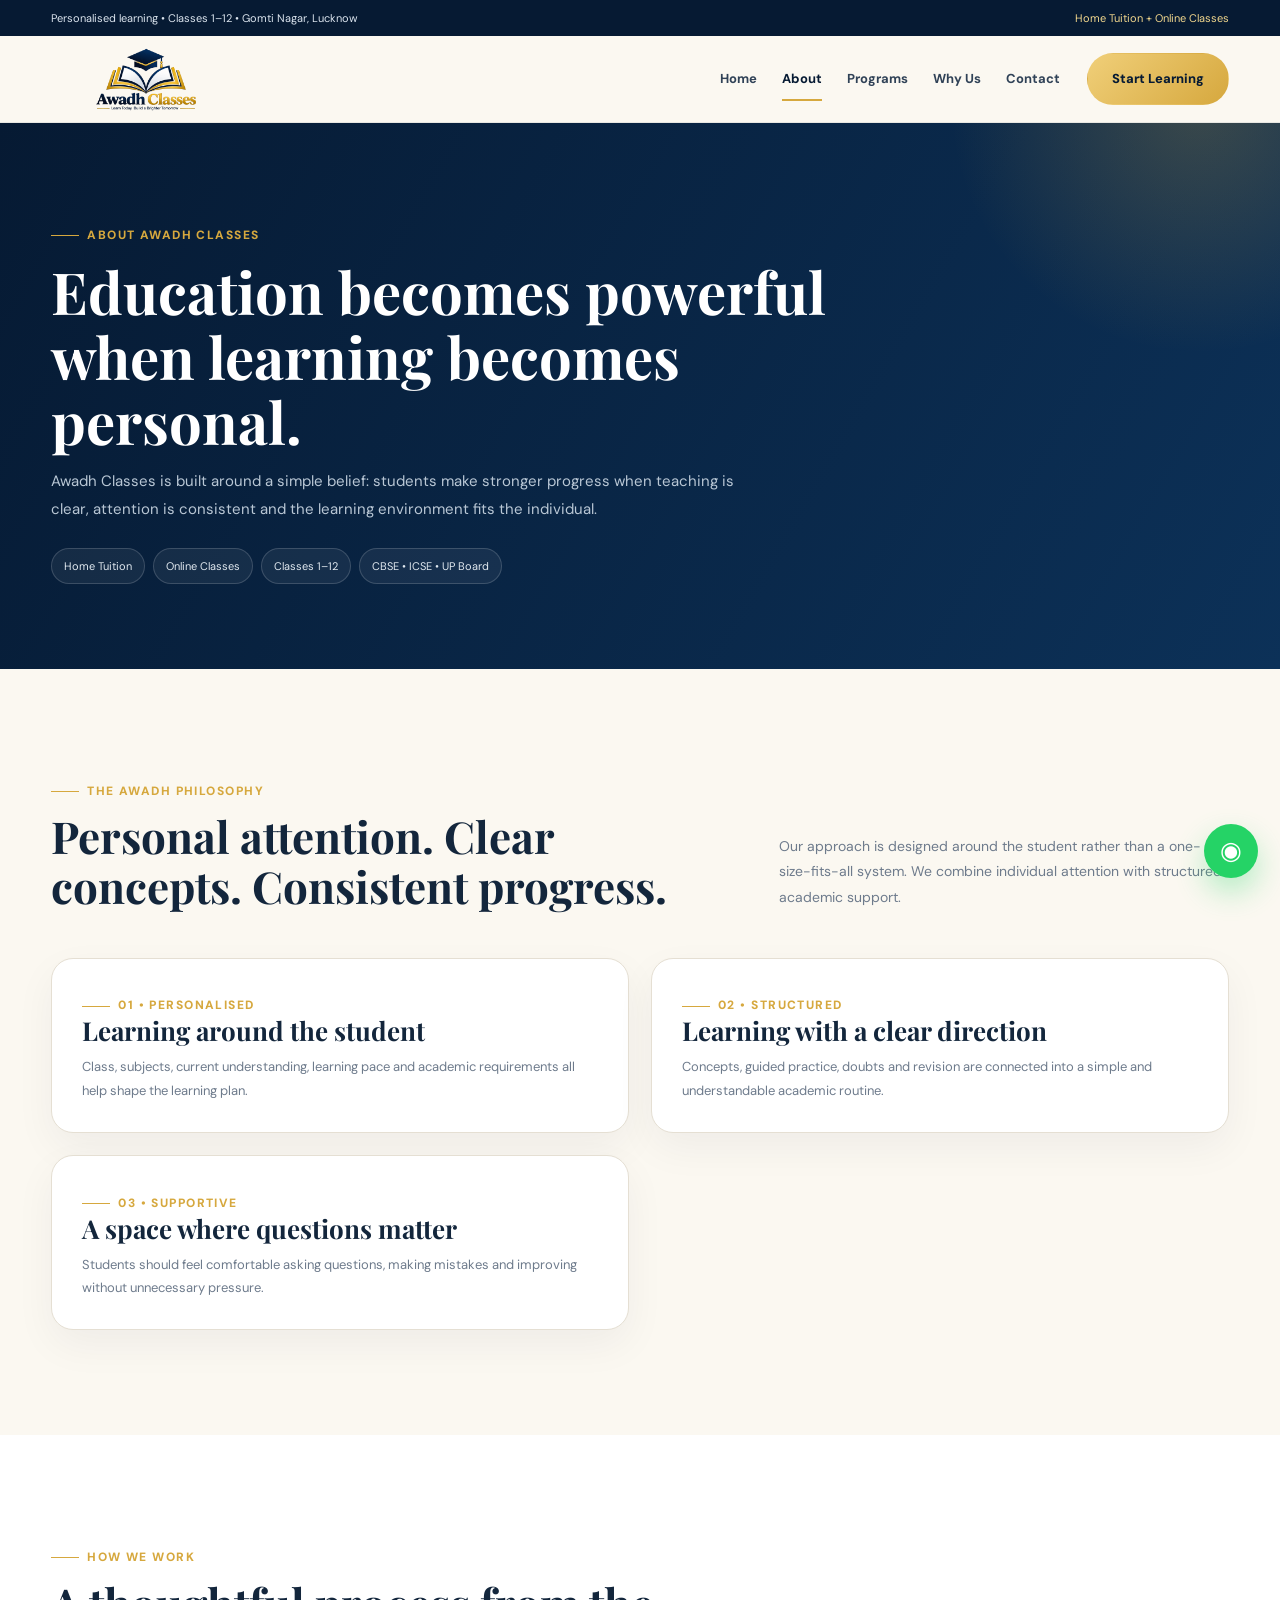
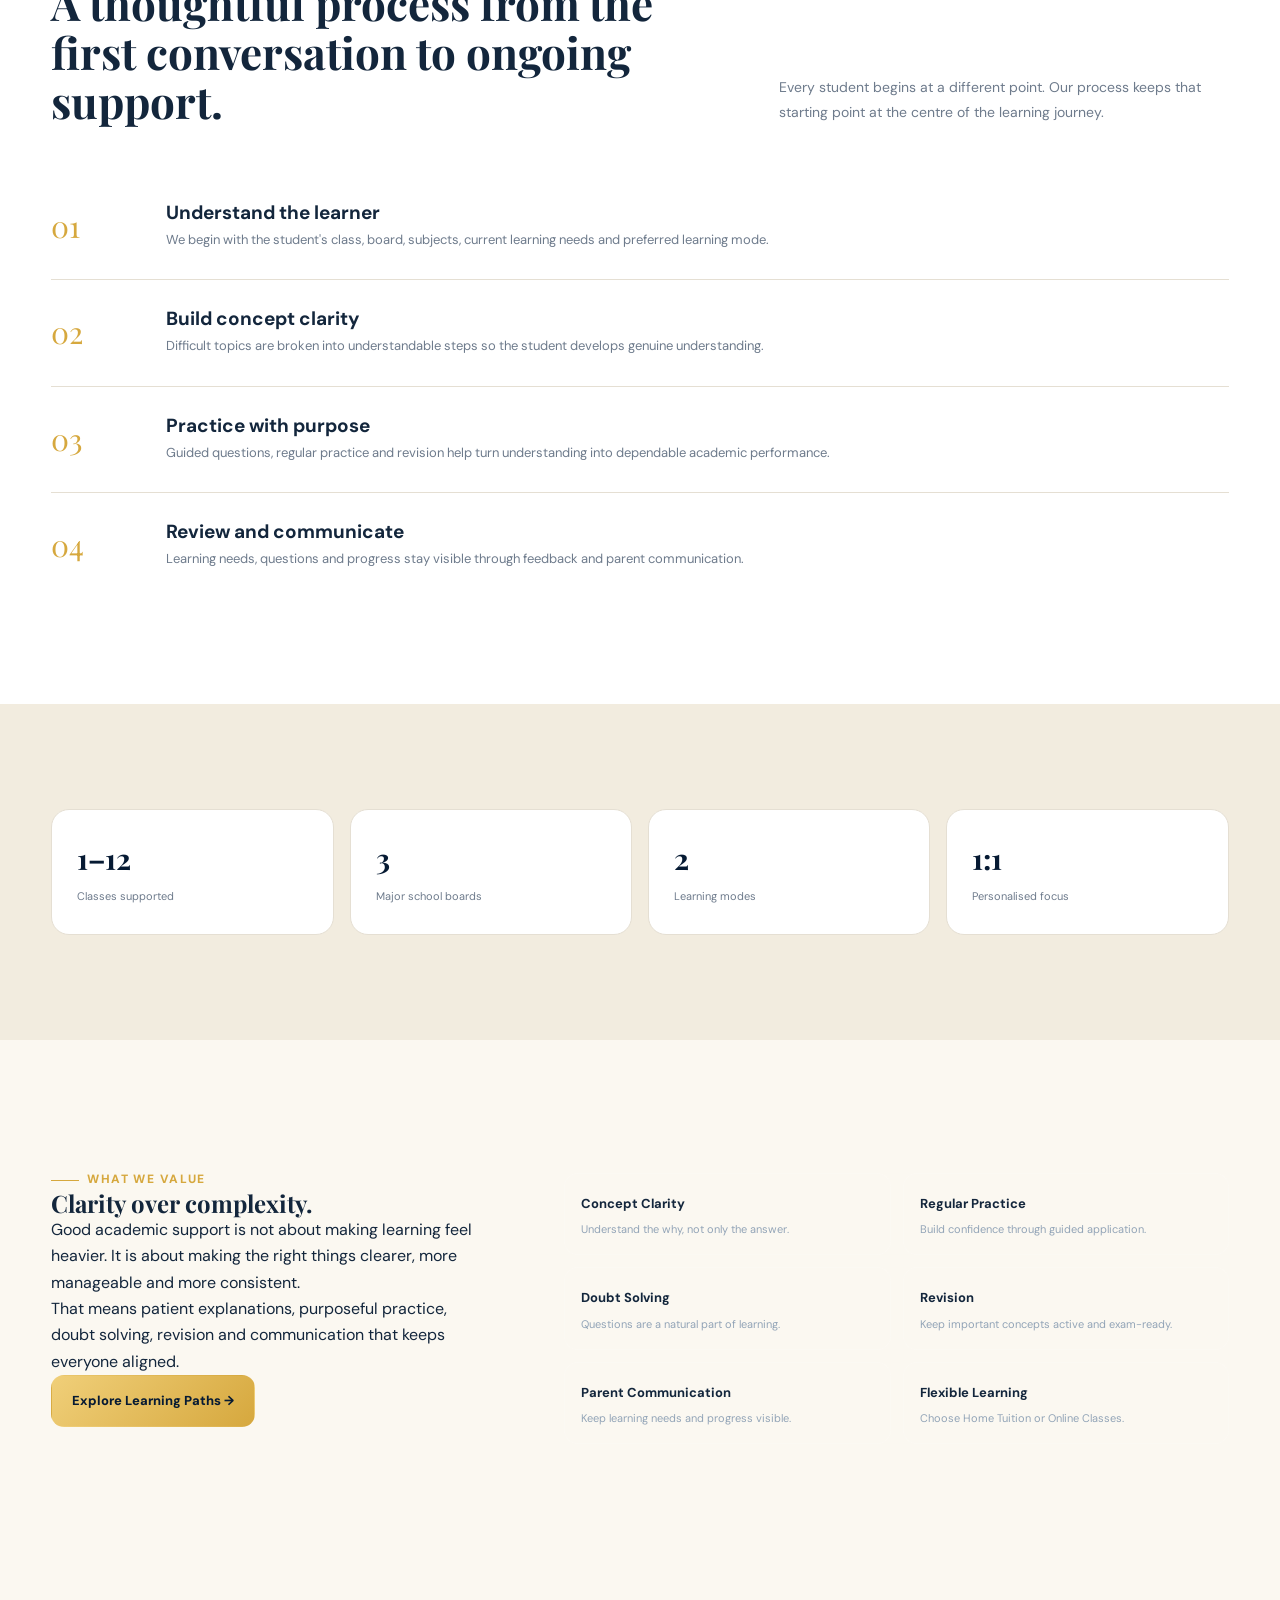
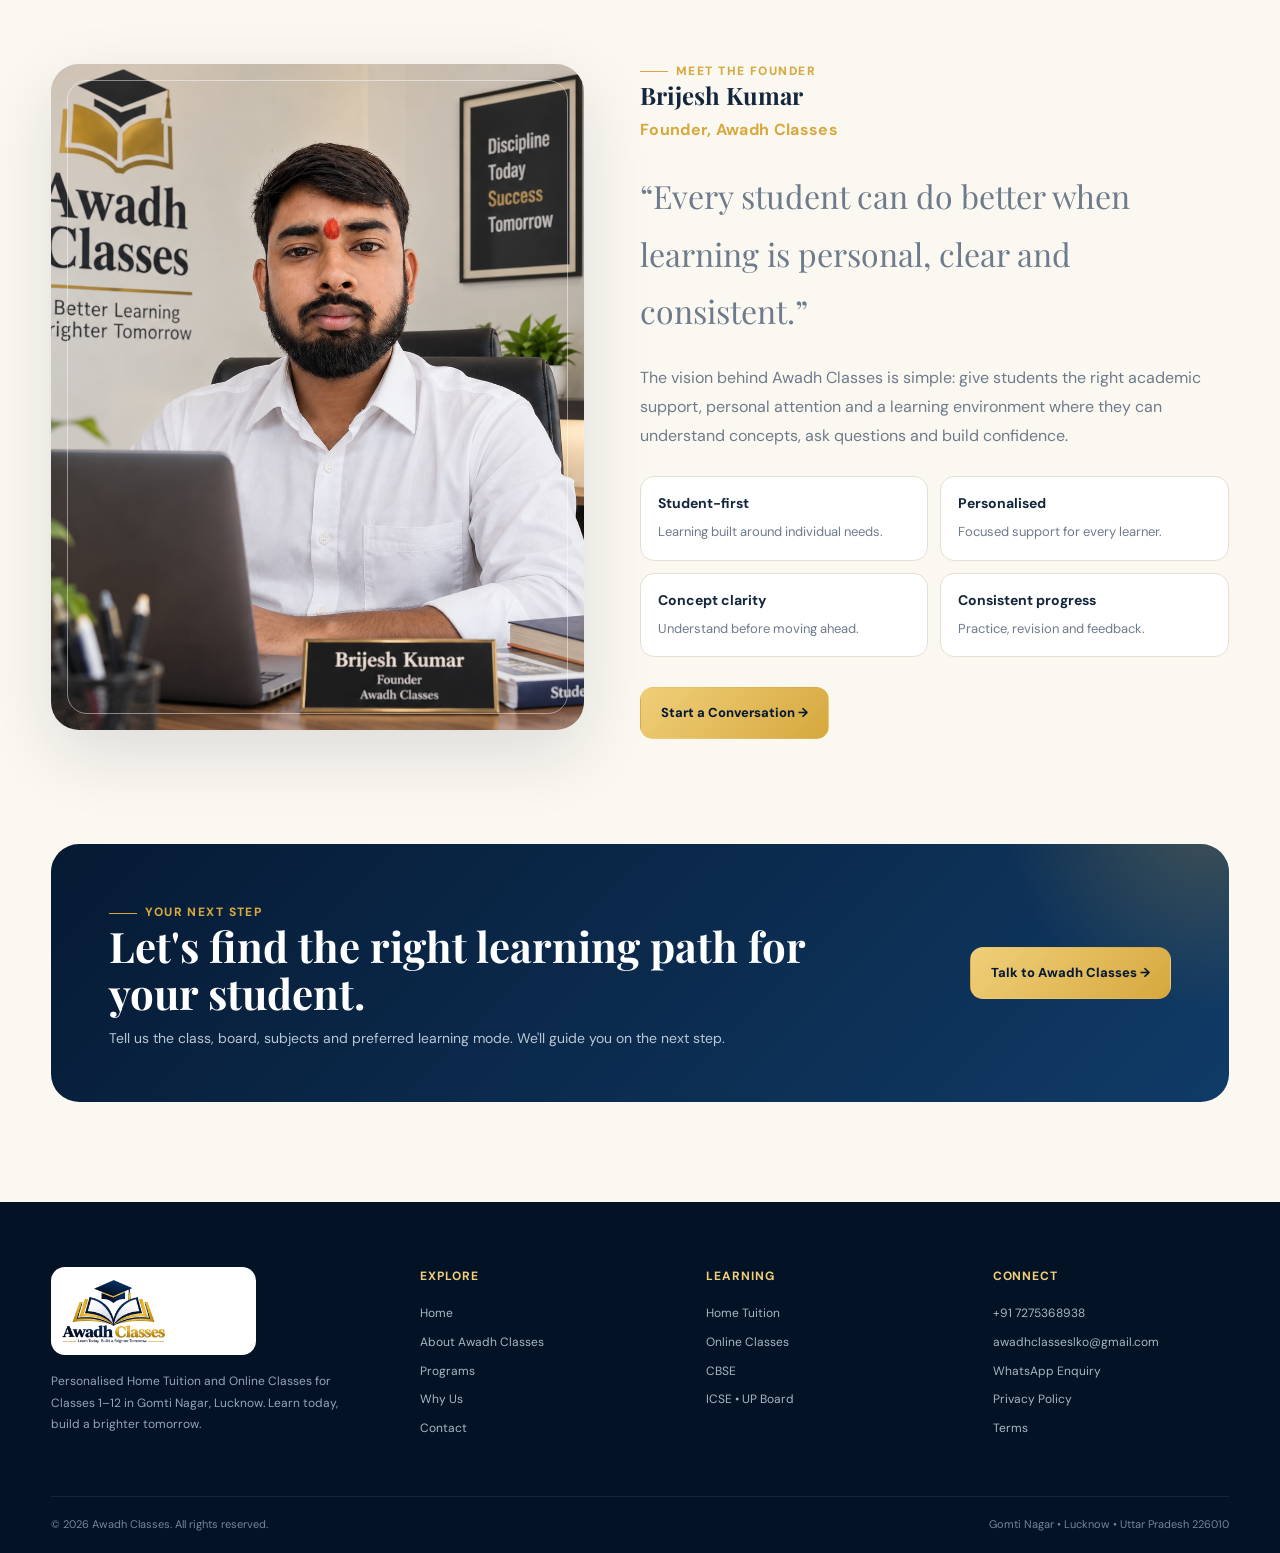
<file: about.html>
<!doctype html>
<html lang="en">
<head>
<meta charset="utf-8">
<meta name="viewport" content="width=device-width, initial-scale=1">

<title>About Awadh Classes | Home Tuition & Online Classes in Lucknow</title>
<meta name="description" content="Discover Awadh Classes, a personalised Home Tuition and Online Classes service for Classes 1–12 in Gomti Nagar, Lucknow, supporting CBSE, ICSE and UP Board students.">
<meta name="keywords" content="Awadh Classes, home tuition in Gomti Nagar, home tuition in Lucknow, online classes Lucknow, tuition classes 1 to 12, CBSE tuition, ICSE tuition, UP Board tuition">
<meta name="author" content="Awadh Classes">
<meta name="robots" content="index,follow,max-image-preview:large,max-snippet:-1,max-video-preview:-1">
<meta name="theme-color" content="#061a33">
<link rel="canonical" href="https://awadhclasses.vercel.app/about.html">
<link rel="icon" href="assets/images/awadh-classes-logo.png">

<meta property="og:type" content="website">
<meta property="og:title" content="About Awadh Classes | Personalised Learning in Lucknow">
<meta property="og:description" content="Personalised Home Tuition and Online Classes for Classes 1–12 in Gomti Nagar, Lucknow.">
<meta property="og:url" content="https://awadhclasses.vercel.app/about.html">
<meta property="og:image" content="https://awadhclasses.vercel.app/assets/images/awadh-classes-logo.png">
<meta property="og:locale" content="en_IN">
<meta property="og:site_name" content="Awadh Classes">

<meta name="twitter:card" content="summary_large_image">
<meta name="twitter:title" content="About Awadh Classes | Personalised Learning in Lucknow">
<meta name="twitter:description" content="Learn about Awadh Classes and our personalised approach to Home Tuition and Online Classes.">
<meta name="twitter:image" content="https://awadhclasses.vercel.app/assets/images/awadh-classes-logo.png">

<link rel="preconnect" href="https://fonts.googleapis.com">
<link rel="preconnect" href="https://fonts.gstatic.com" crossorigin>
<link href="https://fonts.googleapis.com/css2?family=DM+Sans:wght@400;500;600;700&family=Playfair+Display:wght@600;700&display=swap" rel="stylesheet">
<link rel="stylesheet" href="style.css">


<style>
.founder-section{background:var(--ivory);}
.founder-grid{display:grid;grid-template-columns:minmax(0,.95fr) minmax(0,1.05fr);gap:56px;align-items:center;}
.founder-photo{position:relative;border-radius:28px;overflow:hidden;box-shadow:var(--shadow);background:var(--cream);}
.founder-photo img{display:block;width:100%;aspect-ratio:4/5;object-fit:cover;object-position:center top;}
.founder-photo:after{content:"";position:absolute;inset:16px;border:1px solid rgba(255,255,255,.45);border-radius:20px;pointer-events:none;}
.founder-copy{max-width:620px;}
.founder-copy h2{margin-bottom:8px;}
.founder-role{color:var(--gold);font-weight:700;letter-spacing:.02em;margin-bottom:20px;}
.founder-quote{font-family:"Playfair Display",serif;font-size:clamp(22px,2.5vw,32px);line-height:1.35;color:var(--navy);margin:24px 0;}
.founder-copy p{color:var(--muted);line-height:1.8;}
.founder-points{display:grid;grid-template-columns:repeat(2,minmax(0,1fr));gap:12px;margin:26px 0 30px;}
.founder-point{padding:15px 17px;border:1px solid var(--line);border-radius:14px;background:#fff;}
.founder-point strong{display:block;color:var(--ink);font-size:14px;margin-bottom:3px;}
.founder-point span{font-size:13px;color:var(--muted);}
@media(max-width:800px){.founder-grid{grid-template-columns:1fr;gap:32px}.founder-photo{max-width:620px;margin:auto}.founder-copy{max-width:none}.founder-points{grid-template-columns:1fr 1fr}}
@media(max-width:520px){.founder-points{grid-template-columns:1fr}.founder-photo img{aspect-ratio:1/1.12}}
.nav-cta{
  border-radius:999px !important;
  padding:14px 24px !important;
  min-height:48px;
  display:inline-flex !important;
  align-items:center;
  justify-content:center;
  white-space:nowrap;
}
</style>

<script type="application/ld+json">
{
  "@context":"https://schema.org",
  "@type":"AboutPage",
  "@id":"https://awadhclasses.vercel.app/about.html#webpage",
  "url":"https://awadhclasses.vercel.app/about.html",
  "name":"About Awadh Classes",
  "description":"About Awadh Classes and its personalised Home Tuition and Online Classes approach.",
  "isPartOf":{"@type":"WebSite","name":"Awadh Classes","url":"https://awadhclasses.vercel.app/"},
  "about":{
    "@type":"EducationalOrganization",
    "name":"Awadh Classes",
    "url":"https://awadhclasses.vercel.app/",
    "logo":"https://awadhclasses.vercel.app/assets/images/awadh-classes-logo.png",
    "telephone":"+91 7275368938",
    "email":"awadhclasseslko@gmail.com",
    "address":{
      "@type":"PostalAddress",
      "addressLocality":"Gomti Nagar",
      "addressRegion":"Uttar Pradesh",
      "postalCode":"226010",
      "addressCountry":"IN"
    },
    "areaServed":["Gomti Nagar","Lucknow"],
    "knowsAbout":["Home Tuition","Online Classes","CBSE","ICSE","UP Board","Classes 1 to 12"]
  }
}
</script>

<script type="application/ld+json">
{
  "@context":"https://schema.org",
  "@type":"BreadcrumbList",
  "itemListElement":[
    {"@type":"ListItem","position":1,"name":"Home","item":"https://awadhclasses.vercel.app/"},
    {"@type":"ListItem","position":2,"name":"About","item":"https://awadhclasses.vercel.app/about.html"}
  ]
}
</script>
  </head>

<body>
<div class="notice">
  <div class="container inner">
    <span>Personalised learning • Classes 1–12 • Gomti Nagar, Lucknow</span>
    <span>Home Tuition + Online Classes</span>
  </div>
</div>

<header class="header">
  <div class="container nav">
    <a class="brand" href="index.html" aria-label="Awadh Classes Home">
      <img src="assets/images/awadh-classes-logo.png" alt="Awadh Classes — Learn Today Build a Brighter Tomorrow">
    </a>

    <button class="menu" type="button" aria-label="Open navigation menu" aria-expanded="false">☰</button>

    <nav class="main-nav" aria-label="Primary navigation">
      <a href="index.html">Home</a>
      <a class="active" href="about.html" aria-current="page">About</a>
      <a href="programs.html">Programs</a>
      <a href="why-us.html">Why Us</a>
      <a href="contact.html">Contact</a>
      <a class="btn btn-primary nav-cta" href="contact.html">Start Learning</a>
    </nav>
  </div>
</header>

<main>
<section class="page-hero">
  <div class="container inner">
    <span class="eyebrow">About Awadh Classes</span>
    <h1>Education becomes powerful when learning becomes personal.</h1>
    <p>Awadh Classes is built around a simple belief: students make stronger progress when teaching is clear, attention is consistent and the learning environment fits the individual.</p>
    <div class="pill-row">
      <span class="pill">Home Tuition</span>
      <span class="pill">Online Classes</span>
      <span class="pill">Classes 1–12</span>
      <span class="pill">CBSE • ICSE • UP Board</span>
    </div>
  </div>
</section>

<section class="section">
  <div class="container">
    <div class="section-head">
      <div>
        <span class="eyebrow">The Awadh philosophy</span>
        <h2>Personal attention. Clear concepts. Consistent progress.</h2>
      </div>
      <p>Our approach is designed around the student rather than a one-size-fits-all system. We combine individual attention with structured academic support.</p>
    </div>

    <div class="content-grid">
      <article class="card">
        <span class="eyebrow">01 • Personalised</span>
        <h3>Learning around the student</h3>
        <p>Class, subjects, current understanding, learning pace and academic requirements all help shape the learning plan.</p>
      </article>
      <article class="card">
        <span class="eyebrow">02 • Structured</span>
        <h3>Learning with a clear direction</h3>
        <p>Concepts, guided practice, doubts and revision are connected into a simple and understandable academic routine.</p>
      </article>
      <article class="card">
        <span class="eyebrow">03 • Supportive</span>
        <h3>A space where questions matter</h3>
        <p>Students should feel comfortable asking questions, making mistakes and improving without unnecessary pressure.</p>
      </article>
    </div>
  </div>
</section>

<section class="section journey">
  <div class="container">
    <div class="section-head">
      <div>
        <span class="eyebrow">How we work</span>
        <h2>A thoughtful process from the first conversation to ongoing support.</h2>
      </div>
      <p>Every student begins at a different point. Our process keeps that starting point at the centre of the learning journey.</p>
    </div>

    <div class="timeline">
      <div class="timeline-item">
        <div class="timeline-no">01</div>
        <div>
          <h3>Understand the learner</h3>
          <p>We begin with the student's class, board, subjects, current learning needs and preferred learning mode.</p>
        </div>
      </div>
      <div class="timeline-item">
        <div class="timeline-no">02</div>
        <div>
          <h3>Build concept clarity</h3>
          <p>Difficult topics are broken into understandable steps so the student develops genuine understanding.</p>
        </div>
      </div>
      <div class="timeline-item">
        <div class="timeline-no">03</div>
        <div>
          <h3>Practice with purpose</h3>
          <p>Guided questions, regular practice and revision help turn understanding into dependable academic performance.</p>
        </div>
      </div>
      <div class="timeline-item">
        <div class="timeline-no">04</div>
        <div>
          <h3>Review and communicate</h3>
          <p>Learning needs, questions and progress stay visible through feedback and parent communication.</p>
        </div>
      </div>
    </div>
  </div>
</section>

<section class="section board-strip">
  <div class="container">
    <div class="stats">
      <div class="stat"><strong>1–12</strong><span>Classes supported</span></div>
      <div class="stat"><strong>3</strong><span>Major school boards</span></div>
      <div class="stat"><strong>2</strong><span>Learning modes</span></div>
      <div class="stat"><strong>1:1</strong><span>Personalised focus</span></div>
    </div>
  </div>
</section>

<section class="section">
  <div class="container feature-grid">
    <div>
      <span class="eyebrow">What we value</span>
      <h2>Clarity over complexity.</h2>
      <p>Good academic support is not about making learning feel heavier. It is about making the right things clearer, more manageable and more consistent.</p>
      <p>That means patient explanations, purposeful practice, doubt solving, revision and communication that keeps everyone aligned.</p>
      <a class="btn btn-primary" href="programs.html">Explore Learning Paths →</a>
    </div>

    <div class="feature-list">
      <div><strong>Concept Clarity</strong><span>Understand the why, not only the answer.</span></div>
      <div><strong>Regular Practice</strong><span>Build confidence through guided application.</span></div>
      <div><strong>Doubt Solving</strong><span>Questions are a natural part of learning.</span></div>
      <div><strong>Revision</strong><span>Keep important concepts active and exam-ready.</span></div>
      <div><strong>Parent Communication</strong><span>Keep learning needs and progress visible.</span></div>
      <div><strong>Flexible Learning</strong><span>Choose Home Tuition or Online Classes.</span></div>
    </div>
  </div>
</section>

<section class="section founder-section">
  <div class="container">
    <div class="founder-grid">
      <div class="founder-photo">
        <img src="assets/images/founder-brijesh-kumar-office.png" alt="Brijesh Kumar, Founder of Awadh Classes, in his office" loading="lazy">
      </div>

      <div class="founder-copy">
        <span class="eyebrow">Meet the Founder</span>
        <h2>Brijesh Kumar</h2>
        <div class="founder-role">Founder, Awadh Classes</div>
        <p class="founder-quote">“Every student can do better when learning is personal, clear and consistent.”</p>
        <p>The vision behind Awadh Classes is simple: give students the right academic support, personal attention and a learning environment where they can understand concepts, ask questions and build confidence.</p>
        <div class="founder-points">
          <div class="founder-point"><strong>Student-first</strong><span>Learning built around individual needs.</span></div>
          <div class="founder-point"><strong>Personalised</strong><span>Focused support for every learner.</span></div>
          <div class="founder-point"><strong>Concept clarity</strong><span>Understand before moving ahead.</span></div>
          <div class="founder-point"><strong>Consistent progress</strong><span>Practice, revision and feedback.</span></div>
        </div>
        <a class="btn btn-primary" href="contact.html">Start a Conversation →</a>
      </div>
    </div>
  </div>
</section>

<section class="cta">
  <div class="container">
    <div class="cta-card">
      <div>
        <span class="eyebrow">Your next step</span>
        <h2>Let's find the right learning path for your student.</h2>
        <p>Tell us the class, board, subjects and preferred learning mode. We'll guide you on the next step.</p>
      </div>
      <a class="btn btn-primary" href="contact.html">Talk to Awadh Classes →</a>
    </div>
  </div>
</section>
</main>

<footer class="footer">
  <div class="container footer-grid">
    <div>
      <img class="footer-logo" src="assets/images/awadh-classes-logo.png" alt="Awadh Classes logo">
      <p>Personalised Home Tuition and Online Classes for Classes 1–12 in Gomti Nagar, Lucknow. Learn today, build a brighter tomorrow.</p>
    </div>

    <div>
      <h4>Explore</h4>
      <a href="index.html">Home</a>
      <a href="about.html">About Awadh Classes</a>
      <a href="programs.html">Programs</a>
      <a href="why-us.html">Why Us</a>
      <a href="contact.html">Contact</a>
    </div>

    <div>
      <h4>Learning</h4>
      <a href="programs.html#home">Home Tuition</a>
      <a href="programs.html#online">Online Classes</a>
      <a href="programs.html#boards">CBSE</a>
      <a href="programs.html#boards">ICSE • UP Board</a>
    </div>

    <div>
      <h4>Connect</h4>
      <a href="tel:+917275368938">+91 7275368938</a>
      <a href="mailto:awadhclasseslko@gmail.com">awadhclasseslko@gmail.com</a>
      <a href="https://wa.me/917275368938" target="_blank" rel="noopener">WhatsApp Enquiry</a>
      <a href="privacy-policy.html">Privacy Policy</a>
      <a href="terms.html">Terms</a>
    </div>
  </div>

  <div class="container footer-bottom">
    <span>© 2026 Awadh Classes. All rights reserved.</span>
    <span>Gomti Nagar • Lucknow • Uttar Pradesh 226010</span>
  </div>
</footer>

<a class="whatsapp" href="https://wa.me/917275368938" target="_blank" rel="noopener" aria-label="Chat with Awadh Classes on WhatsApp">◉</a>

<script src="script.js"></script>
<script>
const menuButton = document.querySelector('.menu');
const nav = document.querySelector('.main-nav');
if (menuButton && nav) {
  menuButton.addEventListener('click', () => {
    const open = nav.classList.toggle('open');
    menuButton.setAttribute('aria-expanded', open ? 'true' : 'false');
  });
}
</script>
</body>
</html>
</file>
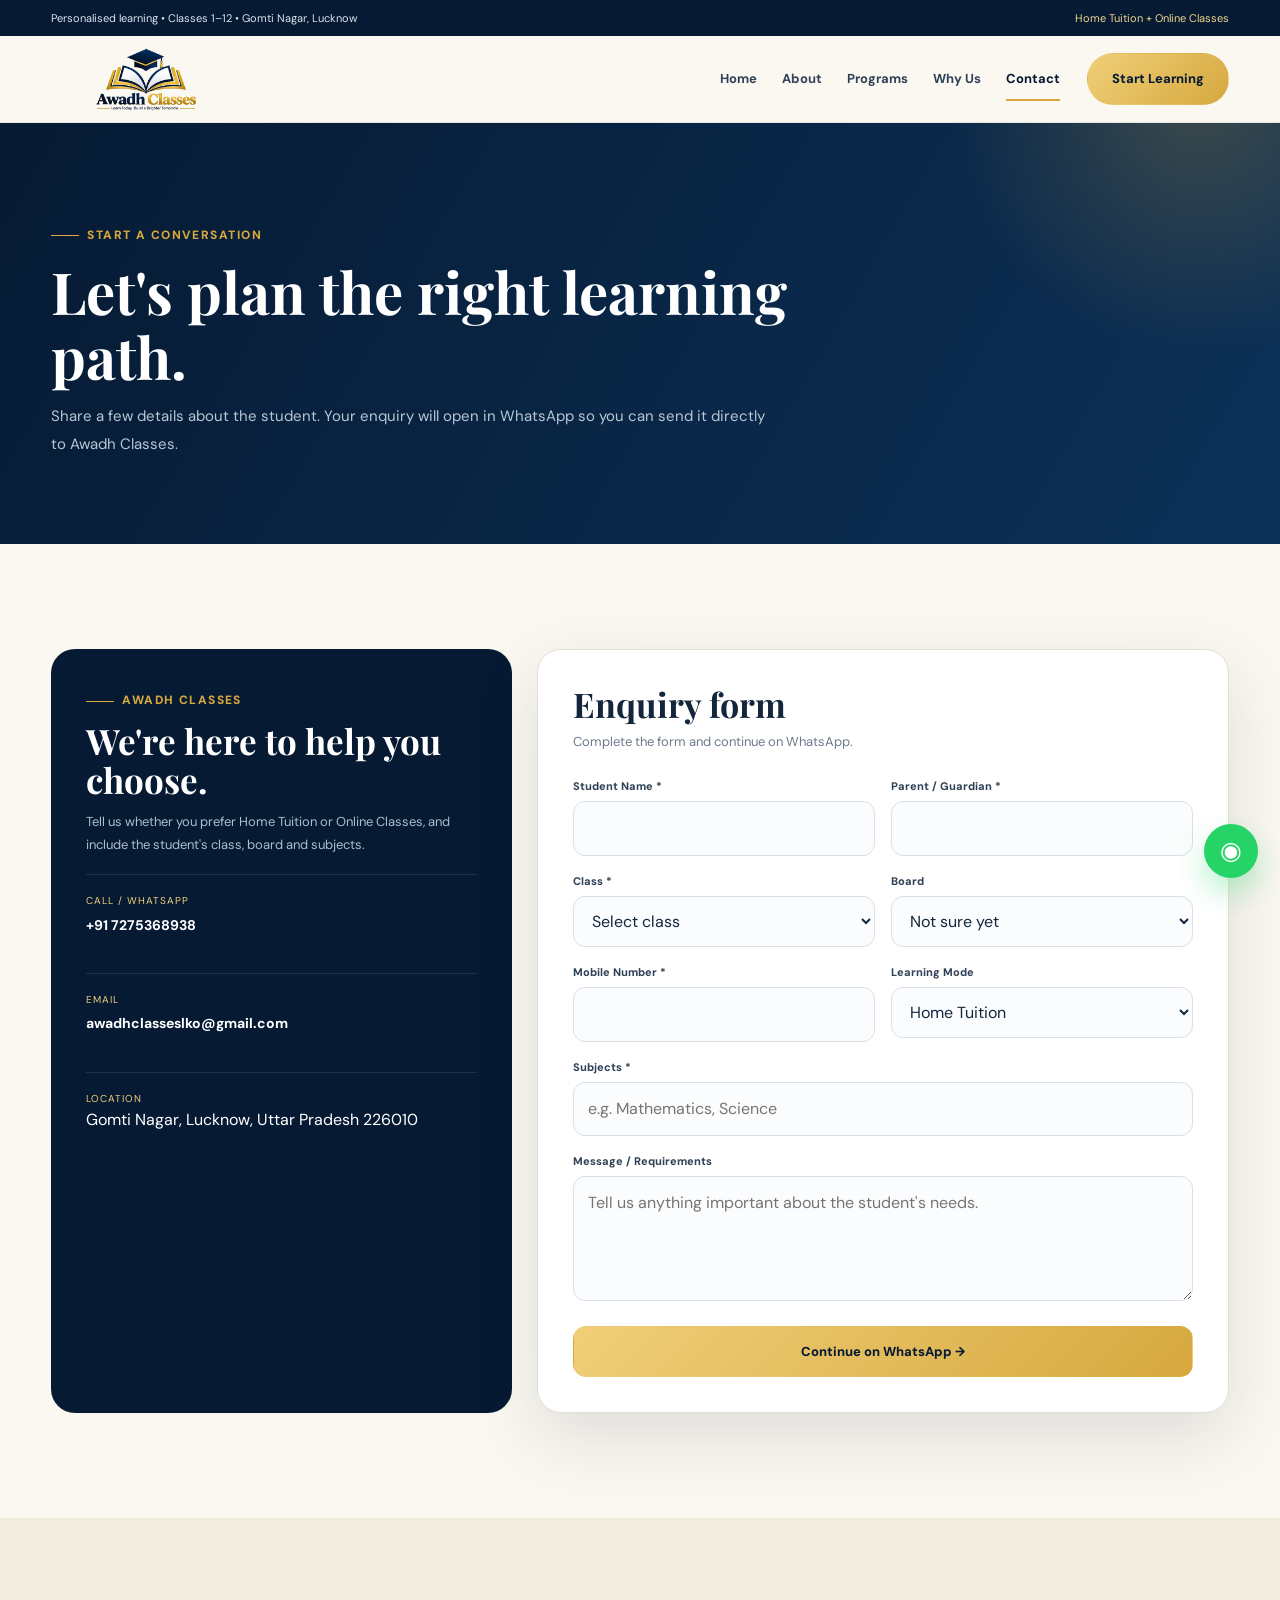
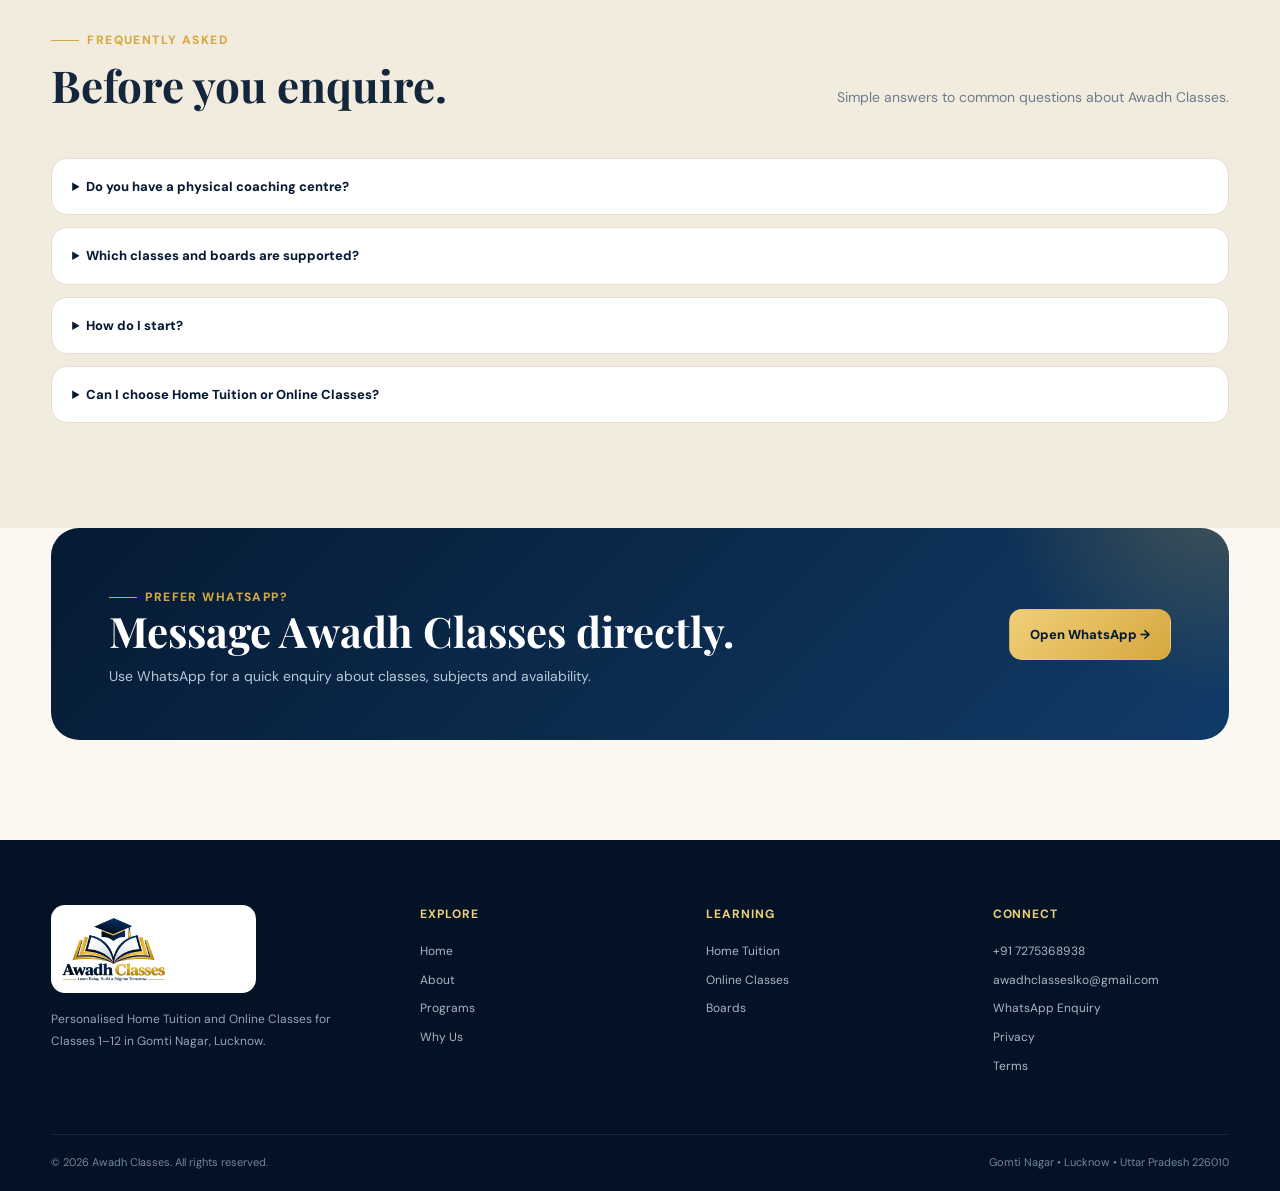
<file: contact.html>
<!doctype html><html lang="en"><head><meta charset="utf-8"><meta name="viewport" content="width=device-width,initial-scale=1">
<title>Contact Awadh Classes | Home Tuition & Online Classes in Lucknow</title>
<meta name="description" content="Contact Awadh Classes in Gomti Nagar, Lucknow for Home Tuition and Online Classes for Classes 1–12. Send your class, board and subject requirements on WhatsApp.">
<meta name="robots" content="index,follow"><meta name="theme-color" content="#061a33">
<meta name="keywords" content="contact Awadh Classes, home tuition Gomti Nagar, home tuition Lucknow, online classes Lucknow, tuition classes 1 to 12, CBSE tuition, ICSE tuition, UP Board tuition">
<meta name="author" content="Awadh Classes">
<meta name="robots" content="index,follow,max-image-preview:large,max-snippet:-1,max-video-preview:-1">
<link rel="canonical" href="https://awadhclasses.vercel.app/contact.html">
<meta property="og:type" content="website">
<meta property="og:title" content="Contact Awadh Classes | Home Tuition & Online Classes in Lucknow">
<meta property="og:description" content="Contact Awadh Classes in Gomti Nagar, Lucknow for Home Tuition and Online Classes for Classes 1–12.">
<meta property="og:url" content="https://awadhclasses.vercel.app/contact.html">
<meta property="og:image" content="https://awadhclasses.vercel.app/assets/images/awadh-classes-logo.png">
<meta property="og:locale" content="en_IN">
<meta property="og:site_name" content="Awadh Classes">
<meta name="twitter:card" content="summary_large_image">
<meta name="twitter:title" content="Contact Awadh Classes | Home Tuition & Online Classes in Lucknow">
<meta name="twitter:description" content="Enquire about Home Tuition and Online Classes for Classes 1–12 in Gomti Nagar, Lucknow.">
<meta name="twitter:image" content="https://awadhclasses.vercel.app/assets/images/awadh-classes-logo.png">
<link rel="icon" href="assets/images/awadh-classes-logo.png"><link rel="stylesheet" href="style.css">
<style>
/* Same premium Start Learning button used across the updated pages */
.nav-cta{
  border-radius:999px !important;
  padding:14px 24px !important;
  min-height:48px;
  display:inline-flex !important;
  align-items:center;
  justify-content:center;
  white-space:nowrap;
}
</style>
<script type="application/ld+json">{"@context":"https://schema.org","@type":"ContactPage","name":"Contact Awadh Classes","mainEntity":{"@type":"EducationalOrganization","name":"Awadh Classes","telephone":"+91 7275368938","email":"awadhclasseslko@gmail.com"}}</script></head><body>
<div class="notice"><div class="container inner"><span>Personalised learning • Classes 1–12 • Gomti Nagar, Lucknow</span><span>Home Tuition + Online Classes</span></div></div>
<header class="header"><div class="container nav"><a class="brand" href="index.html"><img src="assets/images/awadh-classes-logo.png" alt="Awadh Classes"></a><button class="menu" aria-label="Open menu" aria-expanded="false">☰</button><nav class="main-nav"><a href="index.html">Home</a><a href="about.html">About</a><a href="programs.html">Programs</a><a href="why-us.html">Why Us</a><a class="active" href="contact.html">Contact</a><a class="btn btn-primary nav-cta" href="contact.html">Start Learning</a></nav></div></header>
<main><section class="page-hero"><div class="container inner"><span class="eyebrow">Start a conversation</span><h1>Let's plan the right learning path.</h1><p>Share a few details about the student. Your enquiry will open in WhatsApp so you can send it directly to Awadh Classes.</p></div></section>
<section class="section"><div class="container form-wrap"><aside class="contact-panel"><span class="eyebrow">Awadh Classes</span><h2>We're here to help you choose.</h2><p>Tell us whether you prefer Home Tuition or Online Classes, and include the student's class, board and subjects.</p><div class="contact-line"><small>Call / WhatsApp</small><a href="tel:+917275368938">+91 7275368938</a></div><div class="contact-line"><small>Email</small><a href="mailto:awadhclasseslko@gmail.com">awadhclasseslko@gmail.com</a></div><div class="contact-line"><small>Location</small><span>Gomti Nagar, Lucknow, Uttar Pradesh 226010</span></div></aside><div class="form-card"><h2>Enquiry form</h2><p>Complete the form and continue on WhatsApp.</p><form class="form" id="enquiryForm"><div class="form-row"><div class="field"><label for="student">Student Name *</label><input id="student" name="student" required></div><div class="field"><label for="parent">Parent / Guardian *</label><input id="parent" name="parent" required></div></div><div class="form-row"><div class="field"><label for="class">Class *</label><select id="class" name="class" required><option value="">Select class</option><option>Class 1</option><option>Class 2</option><option>Class 3</option><option>Class 4</option><option>Class 5</option><option>Class 6</option><option>Class 7</option><option>Class 8</option><option>Class 9</option><option>Class 10</option><option>Class 11</option><option>Class 12</option></select></div><div class="field"><label for="board">Board</label><select id="board" name="board"><option>Not sure yet</option><option>CBSE</option><option>ICSE</option><option>UP Board</option></select></div></div><div class="form-row"><div class="field"><label for="mobile">Mobile Number *</label><input id="mobile" name="mobile" type="tel" inputmode="tel" required></div><div class="field"><label for="mode">Learning Mode</label><select id="mode" name="mode"><option>Home Tuition</option><option>Online Classes</option><option>Not sure yet</option></select></div></div><div class="field"><label for="subjects">Subjects *</label><input id="subjects" name="subjects" placeholder="e.g. Mathematics, Science" required></div><div class="field"><label for="message">Message / Requirements</label><textarea id="message" name="message" placeholder="Tell us anything important about the student's needs."></textarea></div><button class="btn btn-primary" type="submit">Continue on WhatsApp →</button></form></div></div></section>
<section class="section board-strip"><div class="container"><div class="section-head"><div><span class="eyebrow">Frequently asked</span><h2>Before you enquire.</h2></div><p>Simple answers to common questions about Awadh Classes.</p></div><div class="faq"><details><summary>Do you have a physical coaching centre?</summary><p>No. Awadh Classes focuses on Home Tuition and Online Classes rather than a physical coaching-centre model.</p></details><details><summary>Which classes and boards are supported?</summary><p>Classes 1–12 across CBSE, ICSE and UP Board, subject to tutor and subject availability.</p></details><details><summary>How do I start?</summary><p>Send an enquiry with the student's class, board, subjects and preferred learning mode. We'll discuss the next step.</p></details><details><summary>Can I choose Home Tuition or Online Classes?</summary><p>Yes. Both learning modes are part of the Awadh Classes model.</p></details></div></div></section>
<section class="cta"><div class="container"><div class="cta-card"><div><span class="eyebrow">Prefer WhatsApp?</span><h2>Message Awadh Classes directly.</h2><p>Use WhatsApp for a quick enquiry about classes, subjects and availability.</p></div><a class="btn btn-primary" href="https://wa.me/917275368938" target="_blank" rel="noopener">Open WhatsApp →</a></div></div></section></main>
<footer class="footer"><div class="container footer-grid"><div><img class="footer-logo" src="assets/images/awadh-classes-logo.png" alt="Awadh Classes"><p>Personalised Home Tuition and Online Classes for Classes 1–12 in Gomti Nagar, Lucknow.</p></div><div><h4>Explore</h4><a href="index.html">Home</a><a href="about.html">About</a><a href="programs.html">Programs</a><a href="why-us.html">Why Us</a></div><div><h4>Learning</h4><a href="programs.html#home">Home Tuition</a><a href="programs.html#online">Online Classes</a><a href="programs.html#boards">Boards</a></div><div><h4>Connect</h4><a href="tel:+917275368938">+91 7275368938</a><a href="mailto:awadhclasseslko@gmail.com">awadhclasseslko@gmail.com</a><a href="https://wa.me/917275368938">WhatsApp Enquiry</a><a href="privacy-policy.html">Privacy</a><a href="terms.html">Terms</a></div></div><div class="container footer-bottom"><span>© 2026 Awadh Classes. All rights reserved.</span><span>Gomti Nagar • Lucknow • Uttar Pradesh 226010</span></div></footer>
<a class="whatsapp" href="https://wa.me/917275368938" target="_blank" rel="noopener" aria-label="WhatsApp">◉</a>
<script src="script.js"></script></body></html>
</file>
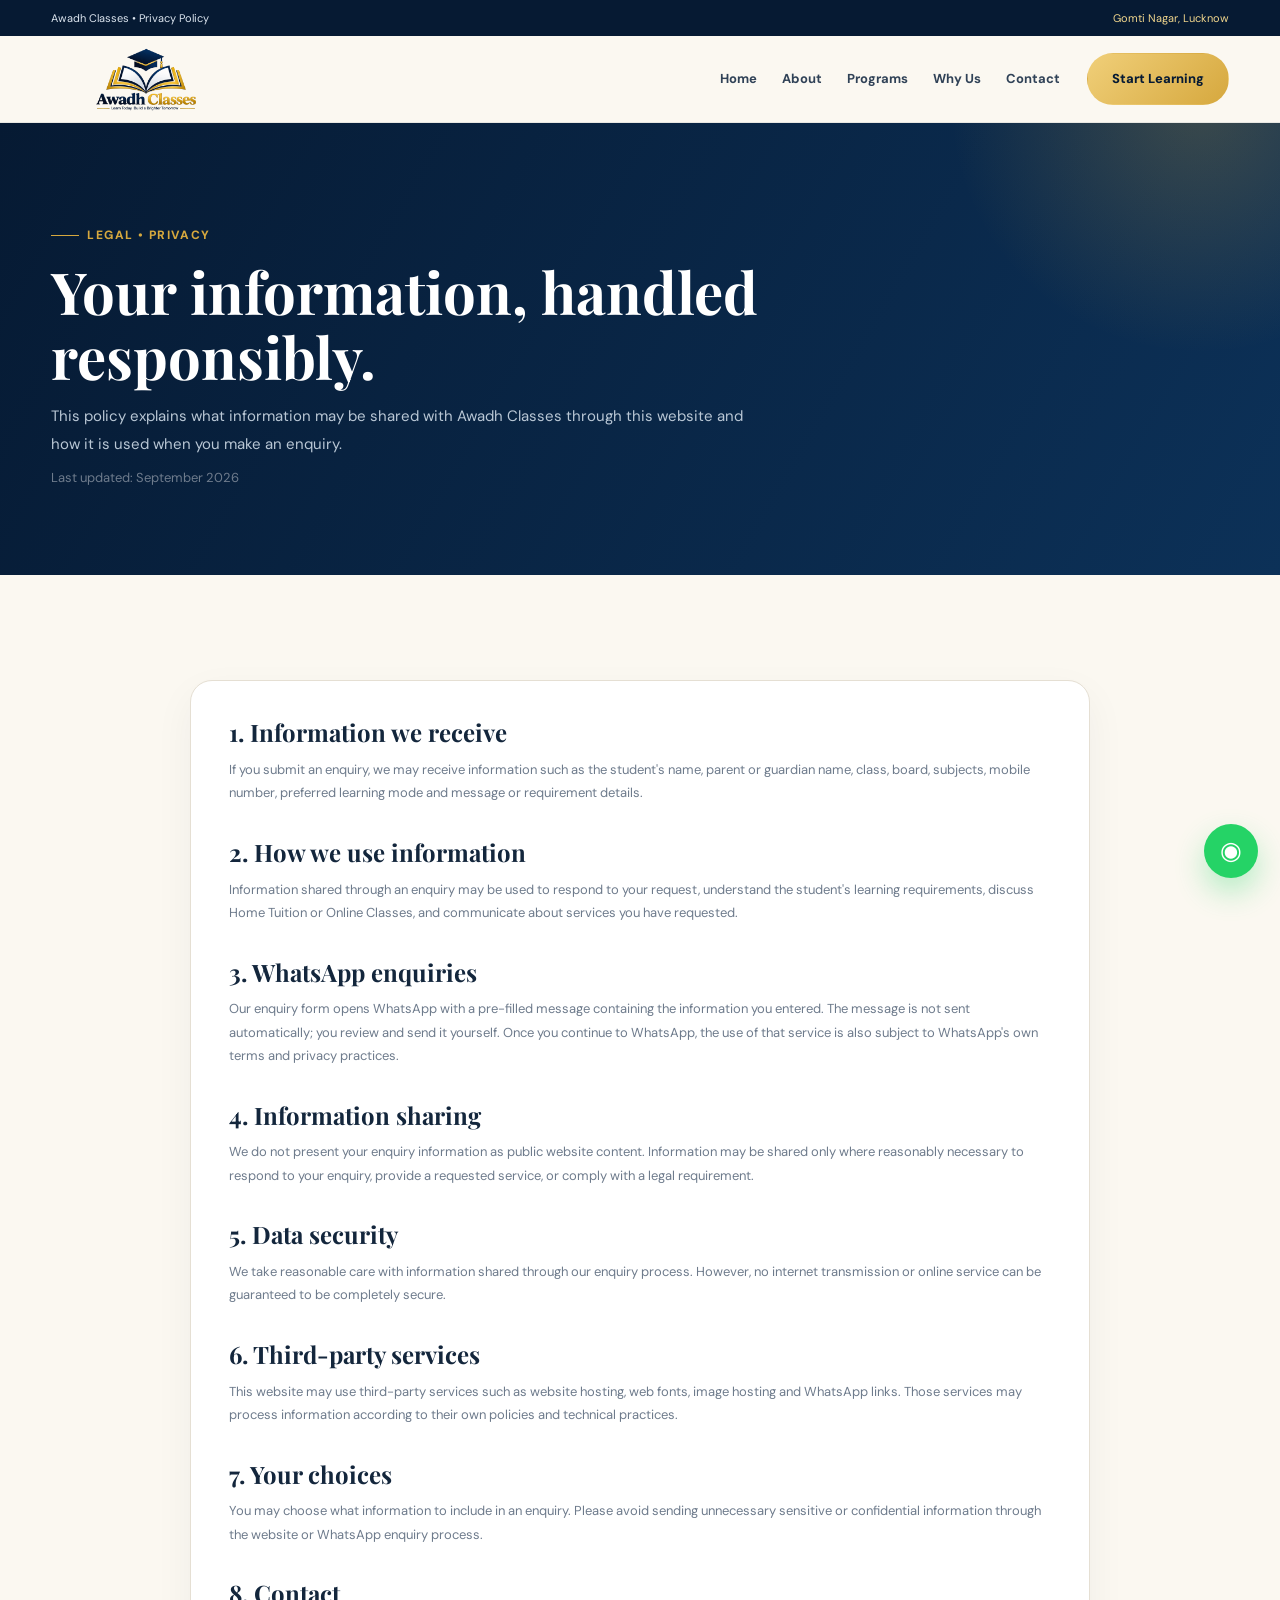
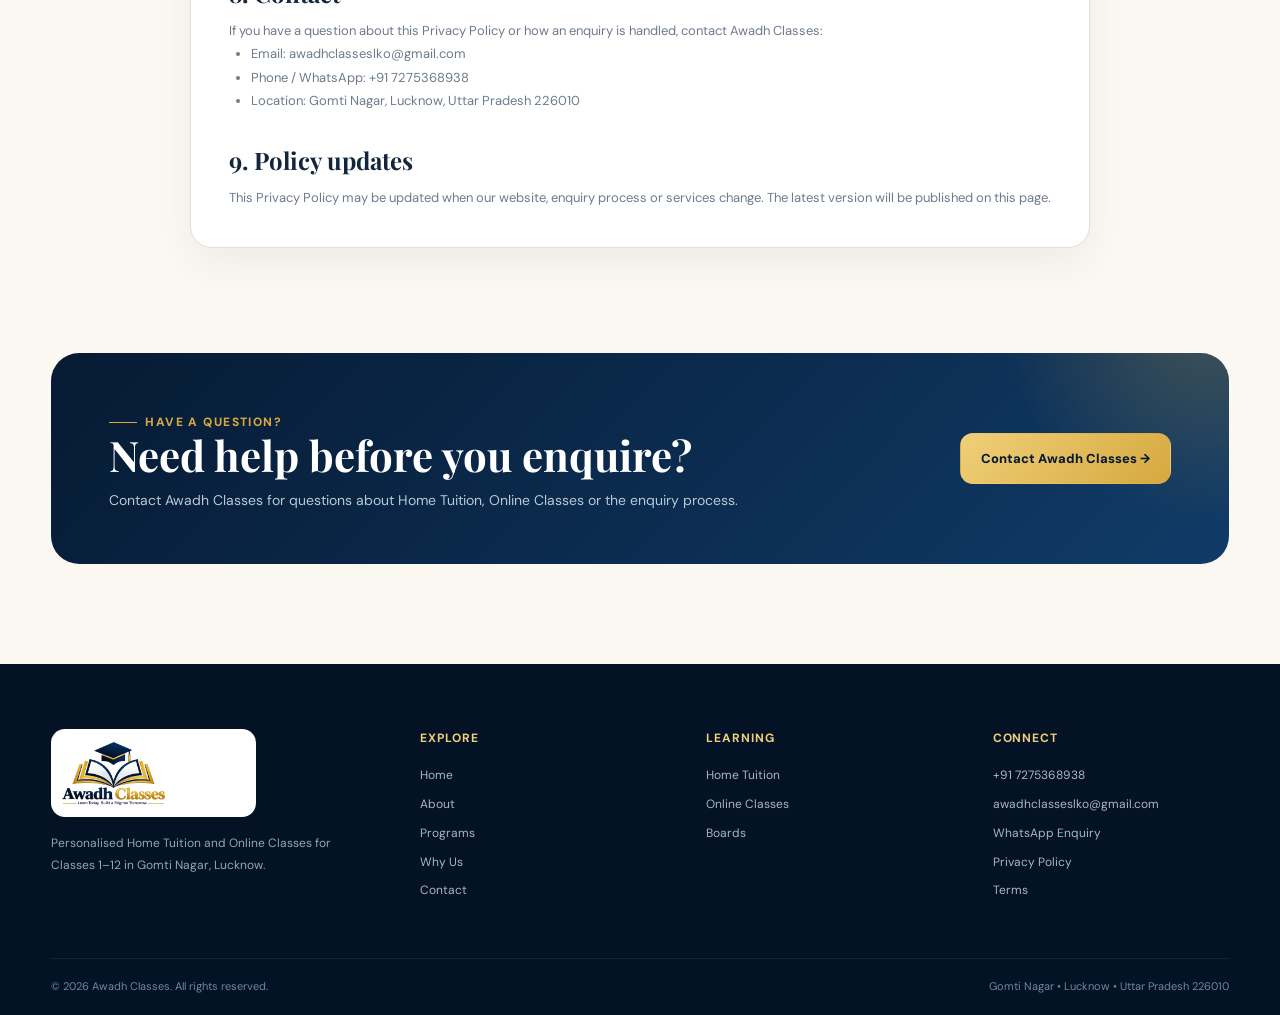
<file: privacy-policy.html>
<!doctype html>
<html lang="en">
<head>
<meta charset="utf-8">
<meta name="viewport" content="width=device-width,initial-scale=1">

<title>Privacy Policy | Awadh Classes</title>
<meta name="description" content="Read the Privacy Policy for Awadh Classes and understand how information shared through our Home Tuition and Online Classes enquiry process is handled.">
<meta name="robots" content="index,follow">
<meta name="theme-color" content="#061a33">
<meta name="keywords" content="Awadh Classes privacy policy, home tuition Lucknow, online classes Lucknow">
<meta name="author" content="Awadh Classes">
<meta property="og:type" content="website">
<meta property="og:title" content="Privacy Policy | Awadh Classes">
<meta property="og:description" content="Understand how information shared with Awadh Classes through the website enquiry process is handled.">
<meta property="og:url" content="https://awadhclasses.vercel.app/privacy-policy.html">
<meta property="og:image" content="https://awadhclasses.vercel.app/assets/images/awadh-classes-logo.png">
<meta property="og:locale" content="en_IN">
<meta property="og:site_name" content="Awadh Classes">
<meta name="twitter:card" content="summary_large_image">
<meta name="twitter:title" content="Privacy Policy | Awadh Classes">
<meta name="twitter:description" content="Privacy policy for Awadh Classes Home Tuition and Online Classes enquiries.">
<meta name="twitter:image" content="https://awadhclasses.vercel.app/assets/images/awadh-classes-logo.png">
<link rel="canonical" href="https://awadhclasses.vercel.app/privacy-policy.html">
<link rel="icon" href="assets/images/awadh-classes-logo.png">
<link rel="stylesheet" href="style.css">

<style>
.nav-cta{
  border-radius:999px !important;
  padding:14px 24px !important;
  min-height:48px;
  display:inline-flex !important;
  align-items:center;
  justify-content:center;
  white-space:nowrap;
}
.legal-wrap{max-width:900px;margin:0 auto}
.legal-card{padding:38px}
.legal-card h2{margin-top:34px;margin-bottom:12px}
.legal-card h2:first-child{margin-top:0}
.legal-card p{color:var(--muted);line-height:1.8}
.legal-card ul{color:var(--muted);line-height:1.8;padding-left:22px}
.legal-updated{display:inline-block;margin-top:8px;font-size:13px;color:var(--muted)}
@media(max-width:600px){.legal-card{padding:26px 21px}}
</style>

<script type="application/ld+json">
{
  "@context":"https://schema.org",
  "@type":"WebPage",
  "name":"Privacy Policy | Awadh Classes",
  "url":"https://awadhclasses.vercel.app/privacy-policy.html",
  "description":"Privacy Policy for Awadh Classes."
}
</script>
</head>

<body>
<div class="notice">
  <div class="container inner">
    <span>Awadh Classes • Privacy Policy</span>
    <span>Gomti Nagar, Lucknow</span>
  </div>
</div>

<header class="header">
  <div class="container nav">
    <a class="brand" href="index.html" aria-label="Awadh Classes Home">
      <img src="assets/images/awadh-classes-logo.png" alt="Awadh Classes — Learn Today Build a Brighter Tomorrow">
    </a>
    <button class="menu" type="button" aria-label="Open navigation menu" aria-expanded="false">☰</button>
    <nav class="main-nav" aria-label="Primary navigation">
      <a href="index.html">Home</a>
      <a href="about.html">About</a>
      <a href="programs.html">Programs</a>
      <a href="why-us.html">Why Us</a>
      <a href="contact.html">Contact</a>
      <a class="btn btn-primary nav-cta" href="contact.html">Start Learning</a>
    </nav>
  </div>
</header>

<main>
<section class="page-hero">
  <div class="container inner">
    <span class="eyebrow">Legal • Privacy</span>
    <h1>Your information, handled responsibly.</h1>
    <p>This policy explains what information may be shared with Awadh Classes through this website and how it is used when you make an enquiry.</p>
    <span class="legal-updated">Last updated: September 2026</span>
  </div>
</section>

<section class="section">
  <div class="container legal-wrap">
    <article class="card legal-card">
      <h2>1. Information we receive</h2>
      <p>If you submit an enquiry, we may receive information such as the student's name, parent or guardian name, class, board, subjects, mobile number, preferred learning mode and message or requirement details.</p>

      <h2>2. How we use information</h2>
      <p>Information shared through an enquiry may be used to respond to your request, understand the student's learning requirements, discuss Home Tuition or Online Classes, and communicate about services you have requested.</p>

      <h2>3. WhatsApp enquiries</h2>
      <p>Our enquiry form opens WhatsApp with a pre-filled message containing the information you entered. The message is not sent automatically; you review and send it yourself. Once you continue to WhatsApp, the use of that service is also subject to WhatsApp's own terms and privacy practices.</p>

      <h2>4. Information sharing</h2>
      <p>We do not present your enquiry information as public website content. Information may be shared only where reasonably necessary to respond to your enquiry, provide a requested service, or comply with a legal requirement.</p>

      <h2>5. Data security</h2>
      <p>We take reasonable care with information shared through our enquiry process. However, no internet transmission or online service can be guaranteed to be completely secure.</p>

      <h2>6. Third-party services</h2>
      <p>This website may use third-party services such as website hosting, web fonts, image hosting and WhatsApp links. Those services may process information according to their own policies and technical practices.</p>

      <h2>7. Your choices</h2>
      <p>You may choose what information to include in an enquiry. Please avoid sending unnecessary sensitive or confidential information through the website or WhatsApp enquiry process.</p>

      <h2>8. Contact</h2>
      <p>If you have a question about this Privacy Policy or how an enquiry is handled, contact Awadh Classes:</p>
      <ul>
        <li>Email: awadhclasseslko@gmail.com</li>
        <li>Phone / WhatsApp: +91 7275368938</li>
        <li>Location: Gomti Nagar, Lucknow, Uttar Pradesh 226010</li>
      </ul>

      <h2>9. Policy updates</h2>
      <p>This Privacy Policy may be updated when our website, enquiry process or services change. The latest version will be published on this page.</p>
    </article>
  </div>
</section>

<section class="cta">
  <div class="container">
    <div class="cta-card">
      <div>
        <span class="eyebrow">Have a question?</span>
        <h2>Need help before you enquire?</h2>
        <p>Contact Awadh Classes for questions about Home Tuition, Online Classes or the enquiry process.</p>
      </div>
      <a class="btn btn-primary" href="contact.html">Contact Awadh Classes →</a>
    </div>
  </div>
</section>
</main>

<footer class="footer">
  <div class="container footer-grid">
    <div>
      <img class="footer-logo" src="assets/images/awadh-classes-logo.png" alt="Awadh Classes logo">
      <p>Personalised Home Tuition and Online Classes for Classes 1–12 in Gomti Nagar, Lucknow.</p>
    </div>
    <div>
      <h4>Explore</h4>
      <a href="index.html">Home</a>
      <a href="about.html">About</a>
      <a href="programs.html">Programs</a>
      <a href="why-us.html">Why Us</a>
      <a href="contact.html">Contact</a>
    </div>
    <div>
      <h4>Learning</h4>
      <a href="programs.html#home">Home Tuition</a>
      <a href="programs.html#online">Online Classes</a>
      <a href="programs.html#boards">Boards</a>
    </div>
    <div>
      <h4>Connect</h4>
      <a href="tel:+917275368938">+91 7275368938</a>
      <a href="mailto:awadhclasseslko@gmail.com">awadhclasseslko@gmail.com</a>
      <a href="https://wa.me/917275368938" target="_blank" rel="noopener">WhatsApp Enquiry</a>
      <a href="privacy-policy.html">Privacy Policy</a>
      <a href="terms.html">Terms</a>
    </div>
  </div>
  <div class="container footer-bottom">
    <span>© 2026 Awadh Classes. All rights reserved.</span>
    <span>Gomti Nagar • Lucknow • Uttar Pradesh 226010</span>
  </div>
</footer>

<a class="whatsapp" href="https://wa.me/917275368938" target="_blank" rel="noopener" aria-label="Chat with Awadh Classes on WhatsApp">◉</a>

<script src="script.js"></script>
<script>
const menuButton=document.querySelector('.menu');
const nav=document.querySelector('.main-nav');
if(menuButton&&nav){
  menuButton.addEventListener('click',()=>{
    const open=nav.classList.toggle('open');
    menuButton.setAttribute('aria-expanded',open?'true':'false');
  });
  nav.querySelectorAll('a').forEach(link=>{
    link.addEventListener('click',()=>{
      nav.classList.remove('open');
      menuButton.setAttribute('aria-expanded','false');
    });
  });
}
</script>
</body>
</html>
</file>
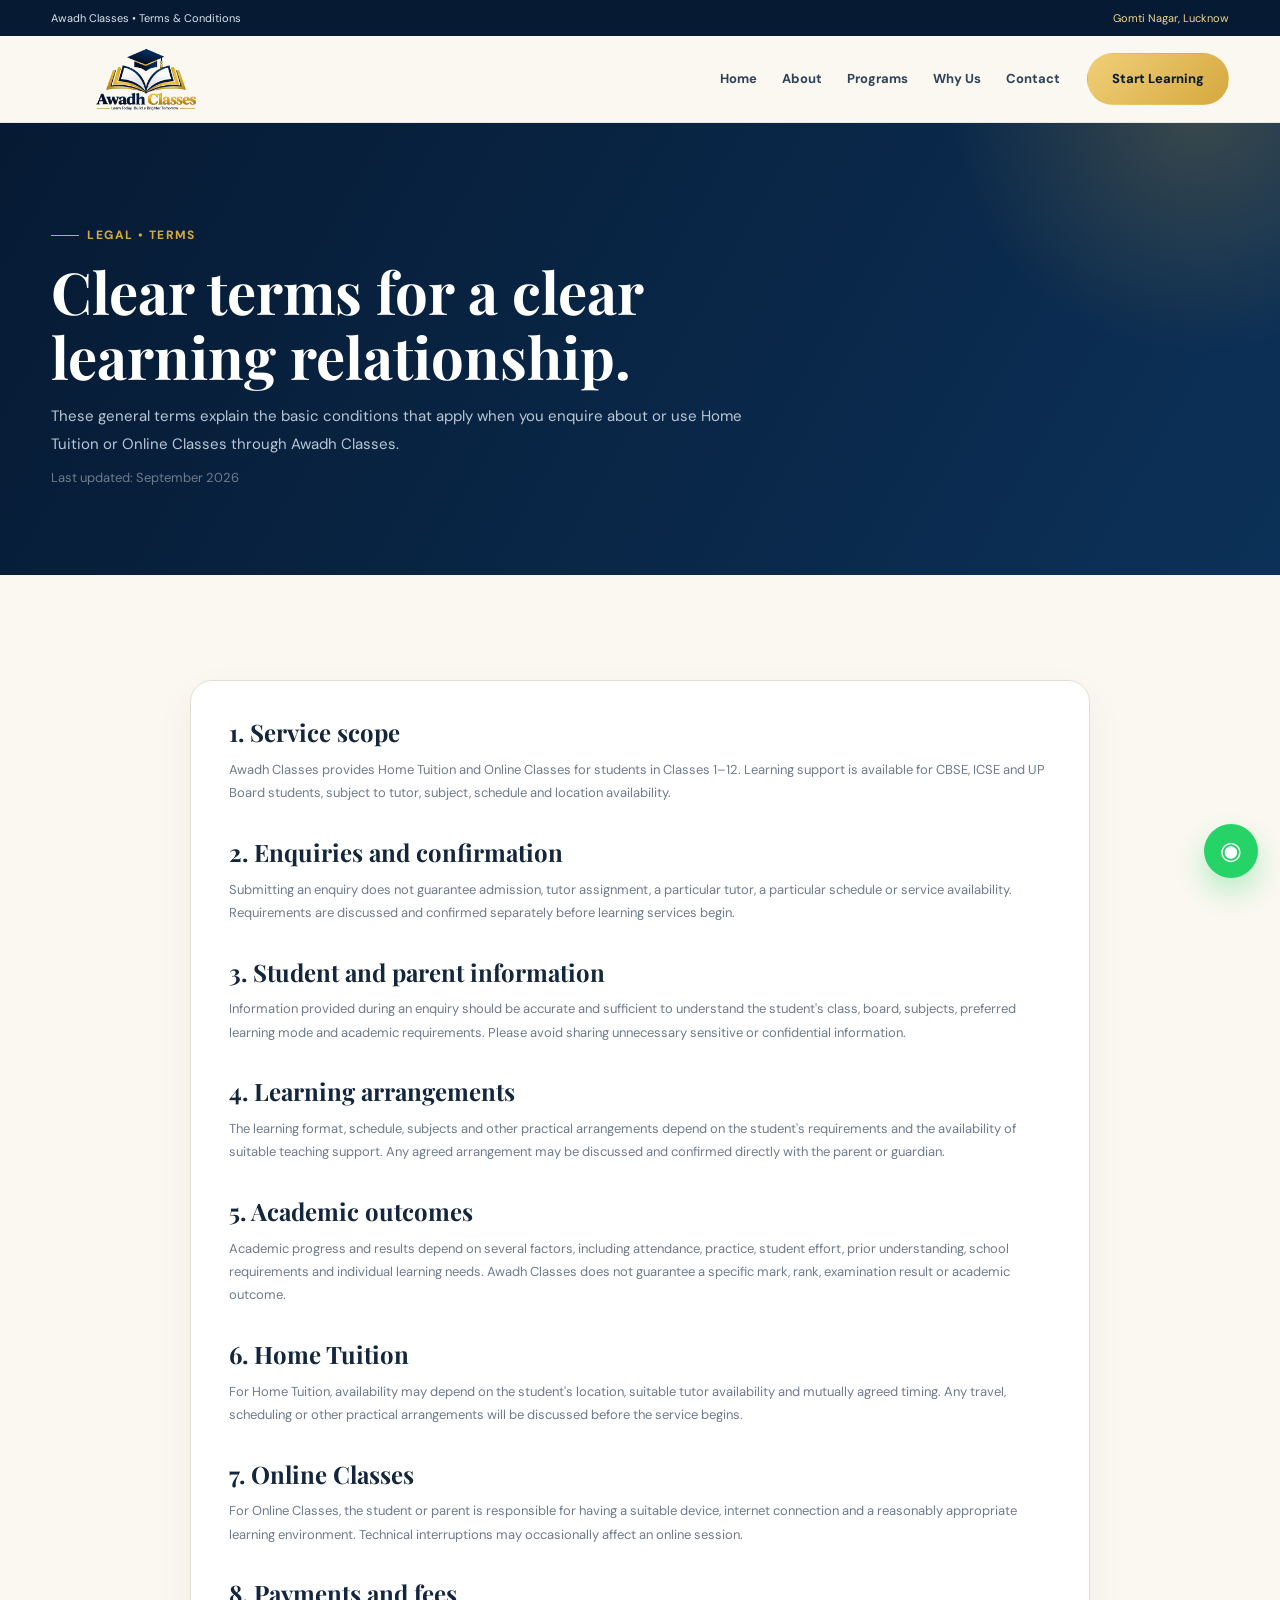
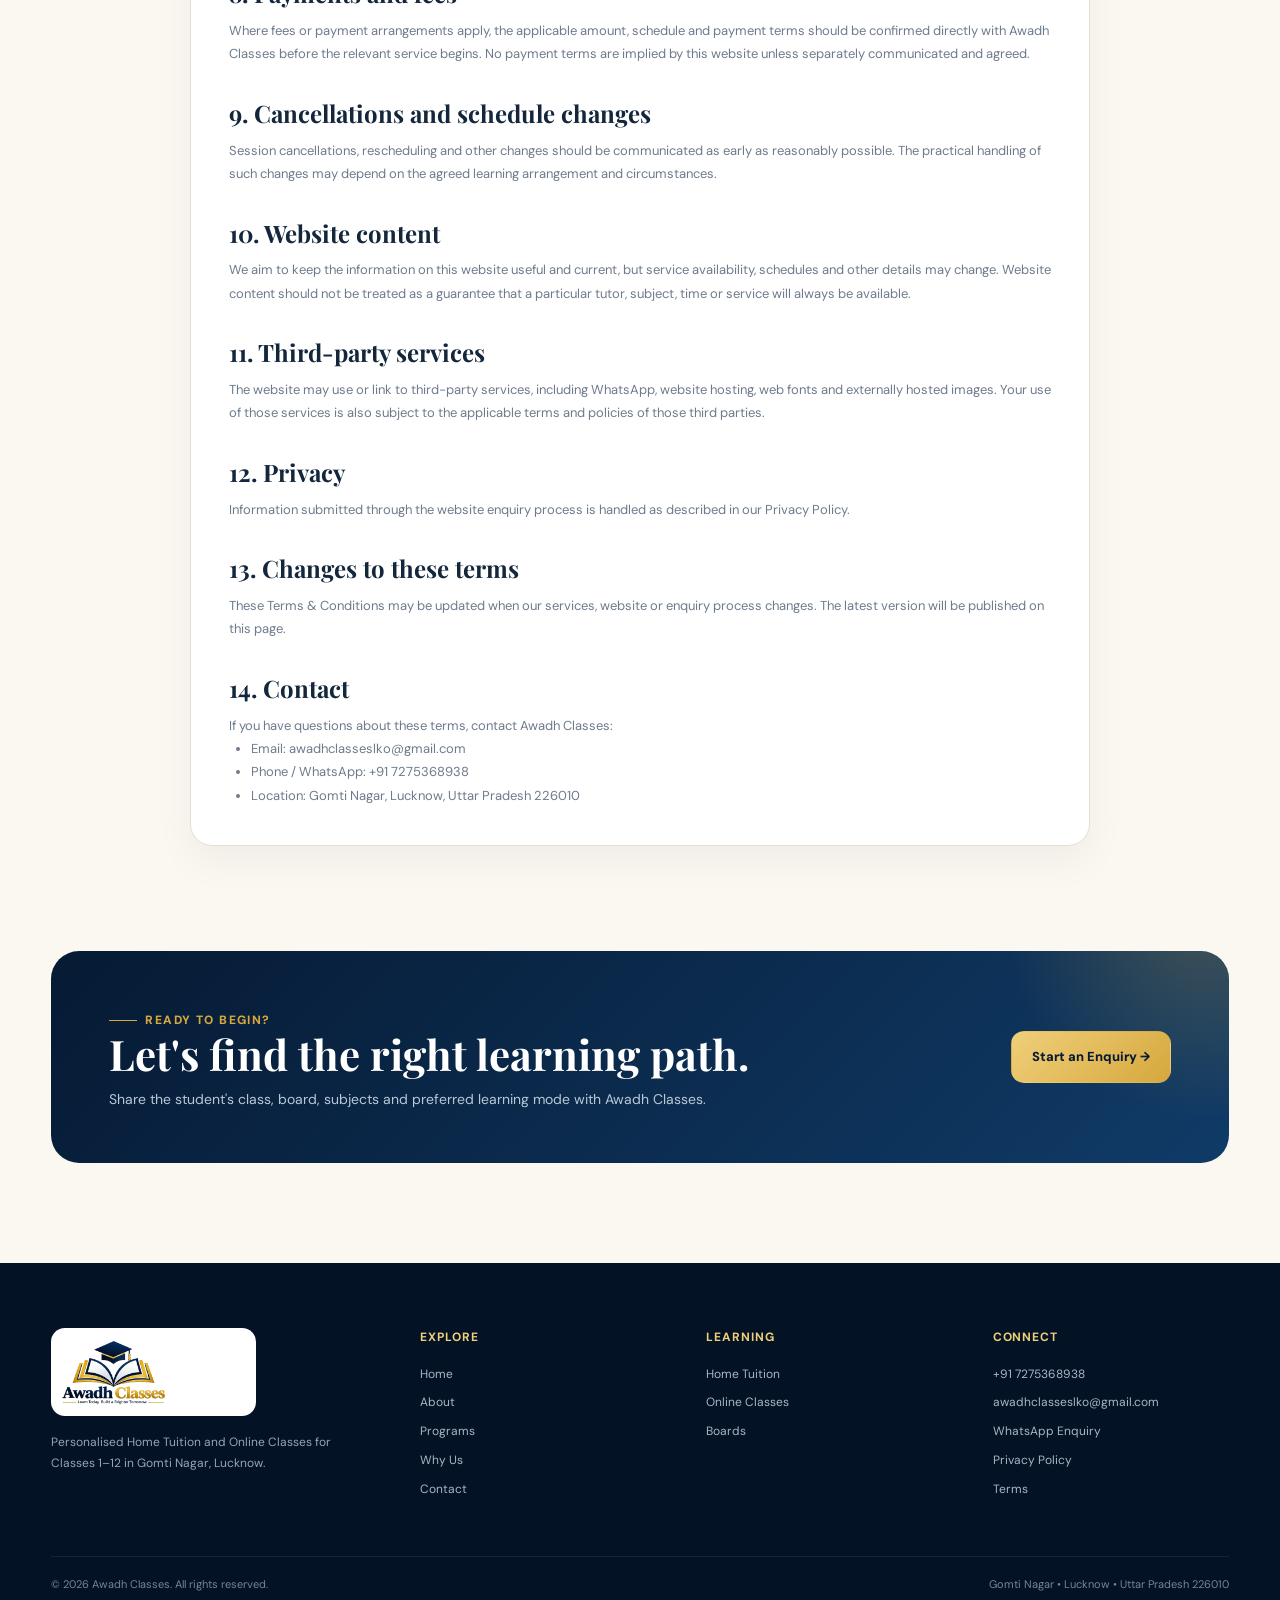
<file: terms.html>
<!doctype html>
<html lang="en">
<head>
<meta charset="utf-8">
<meta name="viewport" content="width=device-width,initial-scale=1">

<title>Terms & Conditions | Awadh Classes</title>
<meta name="description" content="Read the Terms & Conditions for Awadh Classes, covering Home Tuition and Online Classes for Classes 1–12 in Lucknow.">
<meta name="keywords" content="Awadh Classes terms and conditions, home tuition Lucknow, online classes Lucknow, tuition classes 1 to 12">
<meta name="author" content="Awadh Classes">
<meta name="robots" content="index,follow,max-image-preview:large,max-snippet:-1,max-video-preview:-1">
<meta name="theme-color" content="#061a33">
<link rel="canonical" href="https://awadhclasses.vercel.app/terms.html">
<link rel="icon" href="assets/images/awadh-classes-logo.png">

<meta property="og:type" content="website">
<meta property="og:title" content="Terms & Conditions | Awadh Classes">
<meta property="og:description" content="General terms for enquiries and learning services offered by Awadh Classes.">
<meta property="og:url" content="https://awadhclasses.vercel.app/terms.html">
<meta property="og:image" content="https://awadhclasses.vercel.app/assets/images/awadh-classes-logo.png">
<meta property="og:locale" content="en_IN">
<meta property="og:site_name" content="Awadh Classes">

<meta name="twitter:card" content="summary_large_image">
<meta name="twitter:title" content="Terms & Conditions | Awadh Classes">
<meta name="twitter:description" content="General terms for Home Tuition and Online Classes offered by Awadh Classes.">
<meta name="twitter:image" content="https://awadhclasses.vercel.app/assets/images/awadh-classes-logo.png">

<link rel="preconnect" href="https://fonts.googleapis.com">
<link rel="preconnect" href="https://fonts.gstatic.com" crossorigin>
<link href="https://fonts.googleapis.com/css2?family=DM+Sans:wght@400;500;600;700&family=Playfair+Display:wght@600;700&display=swap" rel="stylesheet">
<link rel="stylesheet" href="style.css">

<style>
.nav-cta{
  border-radius:999px !important;
  padding:14px 24px !important;
  min-height:48px;
  display:inline-flex !important;
  align-items:center;
  justify-content:center;
  white-space:nowrap;
}
.legal-wrap{max-width:900px;margin:0 auto}
.legal-card{padding:38px}
.legal-card h2{margin-top:34px;margin-bottom:12px}
.legal-card h2:first-child{margin-top:0}
.legal-card p{color:var(--muted);line-height:1.8}
.legal-card ul{color:var(--muted);line-height:1.8;padding-left:22px}
.legal-updated{display:inline-block;margin-top:8px;font-size:13px;color:var(--muted)}
@media(max-width:600px){.legal-card{padding:26px 21px}}
</style>

<script type="application/ld+json">
{
  "@context":"https://schema.org",
  "@type":"WebPage",
  "@id":"https://awadhclasses.vercel.app/terms.html#webpage",
  "url":"https://awadhclasses.vercel.app/terms.html",
  "name":"Terms & Conditions | Awadh Classes",
  "description":"Terms and Conditions for Awadh Classes.",
  "isPartOf":{"@type":"WebSite","name":"Awadh Classes","url":"https://awadhclasses.vercel.app/"}
}
</script>

<script type="application/ld+json">
{
  "@context":"https://schema.org",
  "@type":"BreadcrumbList",
  "itemListElement":[
    {"@type":"ListItem","position":1,"name":"Home","item":"https://awadhclasses.vercel.app/"},
    {"@type":"ListItem","position":2,"name":"Terms & Conditions","item":"https://awadhclasses.vercel.app/terms.html"}
  ]
}
</script>
</head>

<body>
<div class="notice">
  <div class="container inner">
    <span>Awadh Classes • Terms & Conditions</span>
    <span>Gomti Nagar, Lucknow</span>
  </div>
</div>

<header class="header">
  <div class="container nav">
    <a class="brand" href="index.html" aria-label="Awadh Classes Home">
      <img src="assets/images/awadh-classes-logo.png" alt="Awadh Classes — Learn Today Build a Brighter Tomorrow">
    </a>
    <button class="menu" type="button" aria-label="Open navigation menu" aria-expanded="false">☰</button>
    <nav class="main-nav" aria-label="Primary navigation">
      <a href="index.html">Home</a>
      <a href="about.html">About</a>
      <a href="programs.html">Programs</a>
      <a href="why-us.html">Why Us</a>
      <a href="contact.html">Contact</a>
      <a class="btn btn-primary nav-cta" href="contact.html">Start Learning</a>
    </nav>
  </div>
</header>

<main>
<section class="page-hero">
  <div class="container inner">
    <span class="eyebrow">Legal • Terms</span>
    <h1>Clear terms for a clear learning relationship.</h1>
    <p>These general terms explain the basic conditions that apply when you enquire about or use Home Tuition or Online Classes through Awadh Classes.</p>
    <span class="legal-updated">Last updated: September 2026</span>
  </div>
</section>

<section class="section">
  <div class="container legal-wrap">
    <article class="card legal-card">

      <h2>1. Service scope</h2>
      <p>Awadh Classes provides Home Tuition and Online Classes for students in Classes 1–12. Learning support is available for CBSE, ICSE and UP Board students, subject to tutor, subject, schedule and location availability.</p>

      <h2>2. Enquiries and confirmation</h2>
      <p>Submitting an enquiry does not guarantee admission, tutor assignment, a particular tutor, a particular schedule or service availability. Requirements are discussed and confirmed separately before learning services begin.</p>

      <h2>3. Student and parent information</h2>
      <p>Information provided during an enquiry should be accurate and sufficient to understand the student's class, board, subjects, preferred learning mode and academic requirements. Please avoid sharing unnecessary sensitive or confidential information.</p>

      <h2>4. Learning arrangements</h2>
      <p>The learning format, schedule, subjects and other practical arrangements depend on the student's requirements and the availability of suitable teaching support. Any agreed arrangement may be discussed and confirmed directly with the parent or guardian.</p>

      <h2>5. Academic outcomes</h2>
      <p>Academic progress and results depend on several factors, including attendance, practice, student effort, prior understanding, school requirements and individual learning needs. Awadh Classes does not guarantee a specific mark, rank, examination result or academic outcome.</p>

      <h2>6. Home Tuition</h2>
      <p>For Home Tuition, availability may depend on the student's location, suitable tutor availability and mutually agreed timing. Any travel, scheduling or other practical arrangements will be discussed before the service begins.</p>

      <h2>7. Online Classes</h2>
      <p>For Online Classes, the student or parent is responsible for having a suitable device, internet connection and a reasonably appropriate learning environment. Technical interruptions may occasionally affect an online session.</p>

      <h2>8. Payments and fees</h2>
      <p>Where fees or payment arrangements apply, the applicable amount, schedule and payment terms should be confirmed directly with Awadh Classes before the relevant service begins. No payment terms are implied by this website unless separately communicated and agreed.</p>

      <h2>9. Cancellations and schedule changes</h2>
      <p>Session cancellations, rescheduling and other changes should be communicated as early as reasonably possible. The practical handling of such changes may depend on the agreed learning arrangement and circumstances.</p>

      <h2>10. Website content</h2>
      <p>We aim to keep the information on this website useful and current, but service availability, schedules and other details may change. Website content should not be treated as a guarantee that a particular tutor, subject, time or service will always be available.</p>

      <h2>11. Third-party services</h2>
      <p>The website may use or link to third-party services, including WhatsApp, website hosting, web fonts and externally hosted images. Your use of those services is also subject to the applicable terms and policies of those third parties.</p>

      <h2>12. Privacy</h2>
      <p>Information submitted through the website enquiry process is handled as described in our <a href="privacy-policy.html">Privacy Policy</a>.</p>

      <h2>13. Changes to these terms</h2>
      <p>These Terms & Conditions may be updated when our services, website or enquiry process changes. The latest version will be published on this page.</p>

      <h2>14. Contact</h2>
      <p>If you have questions about these terms, contact Awadh Classes:</p>
      <ul>
        <li>Email: awadhclasseslko@gmail.com</li>
        <li>Phone / WhatsApp: +91 7275368938</li>
        <li>Location: Gomti Nagar, Lucknow, Uttar Pradesh 226010</li>
      </ul>

    </article>
  </div>
</section>

<section class="cta">
  <div class="container">
    <div class="cta-card">
      <div>
        <span class="eyebrow">Ready to begin?</span>
        <h2>Let's find the right learning path.</h2>
        <p>Share the student's class, board, subjects and preferred learning mode with Awadh Classes.</p>
      </div>
      <a class="btn btn-primary" href="contact.html">Start an Enquiry →</a>
    </div>
  </div>
</section>
</main>

<footer class="footer">
  <div class="container footer-grid">
    <div>
      <img class="footer-logo" src="assets/images/awadh-classes-logo.png" alt="Awadh Classes logo">
      <p>Personalised Home Tuition and Online Classes for Classes 1–12 in Gomti Nagar, Lucknow.</p>
    </div>

    <div>
      <h4>Explore</h4>
      <a href="index.html">Home</a>
      <a href="about.html">About</a>
      <a href="programs.html">Programs</a>
      <a href="why-us.html">Why Us</a>
      <a href="contact.html">Contact</a>
    </div>

    <div>
      <h4>Learning</h4>
      <a href="programs.html#home">Home Tuition</a>
      <a href="programs.html#online">Online Classes</a>
      <a href="programs.html#boards">Boards</a>
    </div>

    <div>
      <h4>Connect</h4>
      <a href="tel:+917275368938">+91 7275368938</a>
      <a href="mailto:awadhclasseslko@gmail.com">awadhclasseslko@gmail.com</a>
      <a href="https://wa.me/917275368938" target="_blank" rel="noopener">WhatsApp Enquiry</a>
      <a href="privacy-policy.html">Privacy Policy</a>
      <a href="terms.html">Terms</a>
    </div>
  </div>

  <div class="container footer-bottom">
    <span>© 2026 Awadh Classes. All rights reserved.</span>
    <span>Gomti Nagar • Lucknow • Uttar Pradesh 226010</span>
  </div>
</footer>

<a class="whatsapp" href="https://wa.me/917275368938" target="_blank" rel="noopener" aria-label="Chat with Awadh Classes on WhatsApp">◉</a>

<script src="script.js"></script>
<script>
const menuButton=document.querySelector('.menu');
const nav=document.querySelector('.main-nav');
if(menuButton&&nav){
  menuButton.addEventListener('click',()=>{
    const open=nav.classList.toggle('open');
    menuButton.setAttribute('aria-expanded',open?'true':'false');
  });
  nav.querySelectorAll('a').forEach(link=>{
    link.addEventListener('click',()=>{
      nav.classList.remove('open');
      menuButton.setAttribute('aria-expanded','false');
    });
  });
}
</script>
</body>
</html>
</file>
<file: style.css>
@import url('https://fonts.googleapis.com/css2?family=DM+Sans:wght@400;500;600;700&family=Playfair+Display:wght@600;700&display=swap');
:root{--navy:#061a33;--navy2:#0b2b50;--gold:#d6a83e;--gold2:#f0cf79;--ivory:#fbf8f1;--cream:#f2ecdf;--white:#fff;--ink:#13263c;--muted:#6e7b8c;--line:#e5dfd3;--green:#0f7b57;--shadow:0 24px 70px rgba(6,26,51,.12);--radius:24px}
*{box-sizing:border-box;margin:0;padding:0}html{scroll-behavior:smooth}body{font-family:"DM Sans",sans-serif;background:var(--ivory);color:var(--ink);line-height:1.65;overflow-x:hidden}img{max-width:100%;display:block}a{text-decoration:none;color:inherit}button,input,select,textarea{font:inherit}.container{width:min(1180px,92%);margin:auto}.eyebrow{display:inline-flex;align-items:center;gap:8px;color:var(--gold);font-size:12px;font-weight:800;letter-spacing:.12em;text-transform:uppercase}.eyebrow:before{content:"";width:28px;height:1px;background:var(--gold)}h1,h2,h3{line-height:1.12}h1,h2{font-family:"Playfair Display",serif}.btn{display:inline-flex;align-items:center;justify-content:center;gap:9px;border:1px solid transparent;border-radius:13px;padding:14px 20px;font-size:13px;font-weight:800;transition:.25s}.btn-primary{background:linear-gradient(135deg,var(--gold2),var(--gold));color:var(--navy)}.btn-primary:hover{transform:translateY(-3px);box-shadow:0 16px 32px rgba(214,168,62,.22)}.btn-dark{background:var(--navy);color:#fff}.btn-dark:hover{transform:translateY(-3px);box-shadow:0 16px 30px rgba(6,26,51,.2)}.btn-ghost{border-color:rgba(6,26,51,.16);color:var(--navy);background:rgba(255,255,255,.45)}.btn-ghost:hover{border-color:var(--gold);transform:translateY(-2px)}
.notice{background:var(--navy);color:#dce5ef;font-size:11px}.notice .inner{min-height:36px;display:flex;align-items:center;justify-content:space-between;gap:18px}.notice span:last-child{color:#f2d78d}.header{position:sticky;top:0;z-index:1000;background:rgba(251,248,241,.94);backdrop-filter:blur(16px);border-bottom:1px solid rgba(6,26,51,.08)}.nav{min-height:86px;display:flex;align-items:center;gap:28px}.brand{width:195px;display:flex;align-items:center}.brand img{width:190px;height:72px;object-fit:contain;object-position:center}.main-nav{margin-left:auto;display:flex;align-items:center;gap:25px;font-size:13px;font-weight:700;color:#304257}.main-nav a{position:relative;padding:31px 0}.main-nav a:hover,.main-nav a.active{color:var(--navy)}.main-nav a.active:after{content:"";position:absolute;left:0;right:0;bottom:20px;height:2px;background:var(--gold)}.nav-cta{margin-left:2px}.menu{display:none;margin-left:auto;border:0;background:transparent;color:var(--navy);font-size:26px;cursor:pointer}
.hero{position:relative;overflow:hidden;background:linear-gradient(120deg,#fbf8f1 0%,#f7f0e3 55%,#eef3f7 100%)}.hero:before{content:"";position:absolute;width:600px;height:600px;border-radius:50%;right:-220px;top:-300px;background:radial-gradient(circle,rgba(214,168,62,.15),transparent 68%)}.hero-grid{min-height:650px;display:grid;grid-template-columns:1.02fr .98fr;align-items:center;gap:58px;padding:64px 0 70px}.hero-copy{position:relative;z-index:2}.hero h1{font-size:64px;letter-spacing:-.035em;margin:18px 0 20px;max-width:720px}.hero h1 span{color:var(--gold)}.hero-lead{max-width:610px;color:#5f6e80;font-size:17px;line-height:1.8}.hero-actions{display:flex;flex-wrap:wrap;gap:12px;margin-top:30px}.hero-proof{display:flex;flex-wrap:wrap;gap:18px;margin-top:30px}.proof-item{display:flex;align-items:center;gap:9px;font-size:12px;color:#526174;font-weight:700}.proof-dot{width:8px;height:8px;border-radius:50%;background:var(--gold)}.hero-visual{position:relative}.hero-photo{height:550px;border-radius:32px;overflow:hidden;box-shadow:var(--shadow);position:relative}.hero-photo img{width:100%;height:100%;object-fit:cover}.hero-photo:after{content:"";position:absolute;inset:0;background:linear-gradient(180deg,transparent 48%,rgba(6,26,51,.7))}.photo-card{position:absolute;z-index:3;left:-28px;bottom:28px;background:#fff;border:1px solid rgba(6,26,51,.08);border-radius:18px;padding:17px 18px;box-shadow:0 18px 45px rgba(6,26,51,.18);max-width:260px}.photo-card small{display:block;color:var(--gold);font-weight:800;letter-spacing:.1em;text-transform:uppercase;font-size:10px;margin-bottom:5px}.photo-card strong{display:block;color:var(--navy);font-size:15px}.photo-card span{display:block;color:var(--muted);font-size:12px;margin-top:4px}.logo-seal{position:absolute;z-index:4;right:-20px;top:24px;width:105px;height:105px;border-radius:50%;background:#fff;padding:10px;box-shadow:0 15px 40px rgba(6,26,51,.16);border:1px solid rgba(214,168,62,.45)}.logo-seal img{width:100%;height:100%;object-fit:contain}
.trust{background:var(--navy);color:#fff}.trust-grid{display:grid;grid-template-columns:repeat(4,1fr);gap:0}.trust-item{padding:24px 25px;border-right:1px solid rgba(255,255,255,.1)}.trust-item:last-child{border:0}.trust-item strong{display:block;color:#fff;font-size:15px}.trust-item span{display:block;color:#9eafc1;font-size:12px;margin-top:4px}
.section{padding:105px 0}.section-head{display:flex;align-items:end;justify-content:space-between;gap:35px;margin-bottom:48px}.section-head h2{font-size:44px;max-width:650px;margin-top:10px}.section-head p{max-width:450px;color:var(--muted);font-size:14px;line-height:1.8}.modes{display:grid;grid-template-columns:1fr 1fr;gap:22px}.mode{min-height:430px;border-radius:28px;overflow:hidden;position:relative;box-shadow:var(--shadow)}.mode img{width:100%;height:100%;object-fit:cover}.mode:after{content:"";position:absolute;inset:0;background:linear-gradient(180deg,rgba(6,26,51,.03) 25%,rgba(6,26,51,.9) 100%)}.mode-content{position:absolute;z-index:2;left:30px;right:30px;bottom:30px;color:#fff}.mode-content .tag{display:inline-block;color:var(--gold2);font-size:11px;font-weight:800;text-transform:uppercase;letter-spacing:.12em}.mode-content h3{font-family:"Playfair Display",serif;font-size:34px;margin:7px 0}.mode-content p{font-size:13px;color:#d7e0e8;max-width:520px}.mode-content a{display:inline-flex;margin-top:18px;color:#fff;font-size:12px;font-weight:800;border-bottom:1px solid var(--gold);padding-bottom:4px}
.journey{background:#fff}.journey-grid{display:grid;grid-template-columns:repeat(4,1fr);gap:0;border:1px solid var(--line);border-radius:24px;overflow:hidden}.journey-item{padding:30px 25px;min-height:220px;border-right:1px solid var(--line);position:relative}.journey-item:last-child{border:0}.journey-no{font-family:"Playfair Display",serif;font-size:42px;color:#d8c8a7}.journey-item h3{font-size:18px;margin:12px 0 8px}.journey-item p{font-size:12px;color:var(--muted);line-height:1.75}.journey-item strong{position:absolute;bottom:24px;font-size:11px;color:var(--gold);letter-spacing:.08em;text-transform:uppercase}
.board-strip{background:var(--cream)}.boards{display:grid;grid-template-columns:repeat(3,1fr);gap:18px}.board{padding:26px;border:1px solid var(--line);background:#fff;border-radius:18px}.board strong{display:block;font-family:"Playfair Display",serif;font-size:24px;color:var(--navy)}.board span{display:block;margin-top:6px;font-size:12px;color:var(--muted)}
.feature{background:var(--navy);color:#fff}.feature-grid{display:grid;grid-template-columns:.8fr 1.2fr;gap:70px;align-items:center}.feature h2{font-size:48px;margin:12px 0 16px}.feature p{color:#aebdcb;font-size:14px;line-height:1.85}.feature-list{display:grid;grid-template-columns:1fr 1fr;gap:12px;margin-top:28px}.feature-list div{border:1px solid rgba(255,255,255,.1);background:rgba(255,255,255,.04);border-radius:14px;padding:16px}.feature-list strong{font-size:13px}.feature-list span{display:block;color:#92a4b7;font-size:11px;margin-top:4px}
.cta{padding:0 0 100px}.cta-card{position:relative;overflow:hidden;border-radius:28px;padding:52px 58px;background:linear-gradient(135deg,var(--navy),#103b67);color:#fff;display:flex;align-items:center;justify-content:space-between;gap:30px}.cta-card:after{content:"";position:absolute;width:420px;height:420px;right:-190px;top:-250px;border-radius:50%;background:radial-gradient(circle,rgba(214,168,62,.26),transparent 70%)}.cta-card>*{position:relative;z-index:1}.cta-card h2{font-size:42px;max-width:700px}.cta-card p{color:#b9c8d7;margin-top:10px;max-width:680px;font-size:14px}.footer{background:#041226;color:#fff;padding:65px 0 20px}.footer-grid{display:grid;grid-template-columns:1.35fr 1fr 1fr 1fr;gap:50px;padding-bottom:48px}.footer-logo{width:205px;height:88px;object-fit:contain;object-position:left center;background:#fff;border-radius:14px;padding:7px}.footer p{color:#94a6b8;font-size:12px;line-height:1.8;margin-top:16px;max-width:340px}.footer h4{font-size:12px;letter-spacing:.08em;text-transform:uppercase;color:#f0cf79;margin-bottom:17px}.footer a{display:block;color:#a8b6c5;font-size:12px;margin:9px 0}.footer a:hover{color:#fff}.footer-bottom{border-top:1px solid rgba(255,255,255,.08);padding-top:18px;display:flex;justify-content:space-between;gap:15px;color:#73869a;font-size:11px}.whatsapp{position:fixed;right:22px;bottom:22px;z-index:1100;width:54px;height:54px;border-radius:50%;display:flex;align-items:center;justify-content:center;background:#25d366;color:#fff;box-shadow:0 14px 30px rgba(37,211,102,.32);font-size:25px}.whatsapp:hover{transform:translateY(-3px)}
.page-hero{padding:95px 0 85px;background:linear-gradient(120deg,var(--navy),#0c3158);color:#fff;position:relative;overflow:hidden}.page-hero:after{content:"";position:absolute;width:520px;height:520px;right:-180px;top:-280px;border-radius:50%;background:radial-gradient(circle,rgba(214,168,62,.24),transparent 68%)}.page-hero .inner{position:relative;z-index:1}.page-hero h1{font-size:58px;max-width:780px;margin:14px 0}.page-hero p{color:#b9c7d5;max-width:720px;font-size:15px;line-height:1.85}.pill-row{display:flex;flex-wrap:wrap;gap:8px;margin-top:24px}.pill{padding:8px 12px;border:1px solid rgba(255,255,255,.16);background:rgba(255,255,255,.06);border-radius:99px;font-size:11px;color:#e1e9f0}.content-grid{display:grid;grid-template-columns:1fr 1fr;gap:22px}.card{background:#fff;border:1px solid var(--line);border-radius:22px;padding:30px;box-shadow:0 15px 40px rgba(6,26,51,.05)}.card h3{font-family:"Playfair Display",serif;font-size:26px;margin-bottom:10px}.card p,.card li{font-size:13px;color:var(--muted);line-height:1.8}.card ul{padding-left:18px}.stats{display:grid;grid-template-columns:repeat(4,1fr);gap:16px}.stat{background:#fff;border:1px solid var(--line);padding:25px;border-radius:18px}.stat strong{display:block;font-family:"Playfair Display",serif;font-size:29px;color:var(--navy)}.stat span{font-size:11px;color:var(--muted)}
.form-wrap{display:grid;grid-template-columns:.8fr 1.2fr;gap:25px}.contact-panel{background:var(--navy);color:#fff;border-radius:24px;padding:35px}.contact-panel h2{font-size:35px;margin:10px 0}.contact-panel p{color:#aebdcb;font-size:13px;line-height:1.8}.contact-line{padding:18px 0;border-top:1px solid rgba(255,255,255,.1);margin-top:18px}.contact-line small{color:var(--gold2);display:block;font-size:10px;text-transform:uppercase;letter-spacing:.1em}.contact-line a{display:block;margin-top:4px;font-weight:700;font-size:14px}.form-card{background:#fff;border:1px solid var(--line);border-radius:24px;padding:35px;box-shadow:var(--shadow)}.form-card h2{font-size:34px}.form-card>p{color:var(--muted);font-size:13px;margin:8px 0 25px}.form{display:grid;gap:16px}.form-row{display:grid;grid-template-columns:1fr 1fr;gap:16px}.field label{display:block;font-size:11px;font-weight:800;color:#304257;margin-bottom:6px}.field input,.field select,.field textarea{width:100%;border:1px solid #d9e0e7;background:#fbfcfd;border-radius:12px;padding:13px 14px;outline:0;color:var(--ink)}.field textarea{min-height:125px;resize:vertical}.field input:focus,.field select:focus,.field textarea:focus{border-color:var(--gold);box-shadow:0 0 0 4px rgba(214,168,62,.1)}
.faq{display:grid;gap:12px}.faq details{background:#fff;border:1px solid var(--line);border-radius:16px;padding:17px 20px}.faq summary{cursor:pointer;font-weight:800;font-size:13px;color:var(--navy)}.faq p{font-size:12px;color:var(--muted);padding-top:10px;line-height:1.8}.timeline{display:grid;gap:0}.timeline-item{display:grid;grid-template-columns:90px 1fr;gap:25px;padding:28px 0;border-bottom:1px solid var(--line)}.timeline-item:last-child{border-bottom:0}.timeline-no{font-family:"Playfair Display",serif;color:var(--gold);font-size:30px}.timeline h3{font-size:19px;margin-bottom:6px}.timeline p{font-size:13px;color:var(--muted);max-width:700px}
@media(max-width:1050px){.main-nav{gap:17px}.hero h1{font-size:52px}.hero-grid{gap:35px}.footer-grid{grid-template-columns:1.4fr 1fr 1fr}.feature-grid{gap:40px}}
@media(max-width:850px){.menu{display:block}.main-nav{position:absolute;left:4%;right:4%;top:78px;display:none;flex-direction:column;align-items:stretch;background:#fff;border:1px solid var(--line);border-radius:16px;padding:12px;box-shadow:0 20px 45px rgba(6,26,51,.14)}.main-nav.open{display:flex}.main-nav a{padding:12px 14px}.main-nav a.active:after{display:none}.nav-cta{display:none}.hero-grid,.feature-grid,.form-wrap,.content-grid{grid-template-columns:1fr}.hero-grid{padding-top:45px}.hero-photo{height:470px}.photo-card{left:18px}.logo-seal{right:15px}.trust-grid{grid-template-columns:1fr 1fr}.trust-item:nth-child(2){border-right:0}.trust-item:nth-child(3),.trust-item:nth-child(4){border-top:1px solid rgba(255,255,255,.1)}.modes{grid-template-columns:1fr}.journey-grid{grid-template-columns:1fr 1fr}.journey-item:nth-child(2){border-right:0}.journey-item:nth-child(3),.journey-item:nth-child(4){border-top:1px solid var(--line)}.journey-item:nth-child(4){border-right:0}.boards{grid-template-columns:1fr}.feature h2{font-size:42px}.stats{grid-template-columns:1fr 1fr}.footer-grid{grid-template-columns:1.4fr 1fr 1fr}.page-hero h1{font-size:48px}.cta-card{display:block}.cta-card .btn{margin-top:22px}}
@media(max-width:600px){.notice .inner{justify-content:center;text-align:center}.notice span:last-child{display:none}.brand{width:155px}.brand img{width:155px;height:65px}.nav{min-height:76px}.main-nav{top:70px}.hero-grid{min-height:auto;padding:48px 0 55px}.hero h1{font-size:42px}.hero-lead{font-size:15px}.hero-photo{height:390px;border-radius:23px}.section{padding:75px 0}.section-head{display:block;margin-bottom:32px}.section-head h2{font-size:35px}.section-head p{margin-top:14px}.trust-grid{grid-template-columns:1fr}.trust-item{border-right:0;border-bottom:1px solid rgba(255,255,255,.1)}.trust-item:last-child{border-bottom:0}.journey-grid{grid-template-columns:1fr}.journey-item{border-right:0!important;border-bottom:1px solid var(--line)}.journey-item:last-child{border-bottom:0}.feature-list{grid-template-columns:1fr}.cta-card{padding:35px 27px}.cta-card h2{font-size:33px}.footer-grid{grid-template-columns:1fr 1fr;gap:32px}.footer-grid>div:first-child{grid-column:1/-1}.footer-bottom{display:block}.footer-bottom span{display:block;margin-top:7px}.page-hero{padding:72px 0 65px}.page-hero h1{font-size:41px}.form-row{grid-template-columns:1fr}.form-card,.contact-panel{padding:27px}.stats{grid-template-columns:1fr 1fr}}
@media(max-width:380px){.hero h1{font-size:36px}.footer-grid{grid-template-columns:1fr}.footer-grid>div:first-child{grid-column:auto}.hero-actions .btn{width:100%}}
</file>
